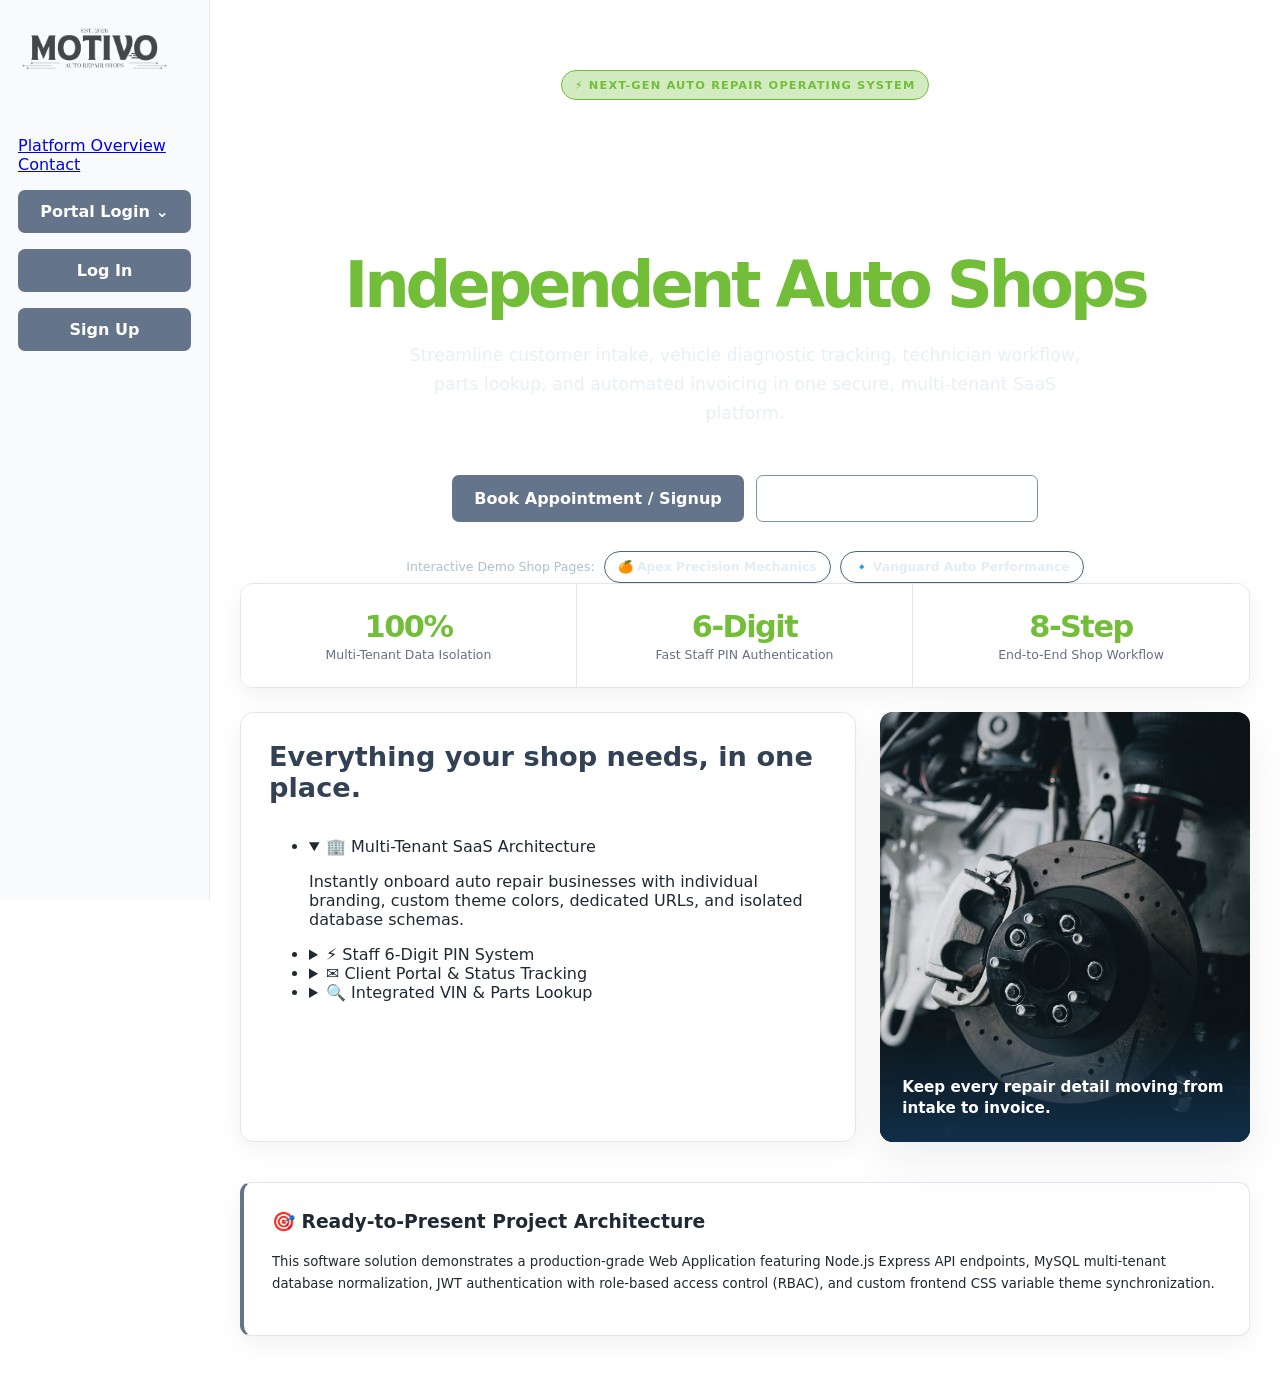
<file: index.html>
<!DOCTYPE html>
<html lang="en">
<head>
  <meta charset="UTF-8">
  <meta name="viewport" content="width=device-width, initial-scale=1.0">
  <title>Apex SaaS | Multi-Tenant Auto Repair Operating System</title>
  <link rel="stylesheet" href="public\styles-reworked.css">
</head>
<body>
  <div class="container">
    
    <div class="header">
      <div class="brand" id="navBrand" onclick="window.location.href='overview.html'"><img class="brand-logo" src="public/images/Motivo-white-word-transparent.png" alt="Motivo"><span id="brandName" hidden>Apex Auto SaaS</span></div>
      <div>
        <a class="nav-btn" href="overview.html">Platform Overview</a>
        <a class="nav-btn" href="contact.html">Contact</a>
        <div class="portal-menu">
          <button class="nav-btn portal-menu-toggle" type="button" aria-expanded="false" aria-controls="portalMenu" onclick="togglePortalMenu(event)">Portal Login <span aria-hidden="true">⌄</span></button>
          <div class="portal-menu-options" id="portalMenu" role="menu">
            <button type="button" role="menuitem" onclick="showScreen('loginSection'); closePortalMenu()">Log In</button>
            <button type="button" role="menuitem" onclick="showScreen('registerSection'); closePortalMenu()">Sign Up</button>
          </div>
        </div>
      </div>
    </div>

    <!-- 1. REGISTRATION -->
    <div id="registerSection" class="card hidden">
      <h2>Create Customer Account</h2>
      <p style="color: var(--text-muted);">Please confirm your shop location and create an account to schedule service.</p>
      <form onsubmit="handleRegister(event)">
        <label>Selected Auto Repair Shop Location</label>
        <select id="reg_company_id" required>
          <option value="">Loading shop locations...</option>
        </select>
        <div class="grid">
          <div><label>First Name</label><input type="text" id="reg_first_name" required /></div>
          <div><label>Last Name</label><input type="text" id="reg_last_name" required /></div>
          <div><label>Phone Number</label><input type="text" id="reg_phone" required /></div>
        </div>
        <div class="grid">
          <div><label>Email Address (Your Login ID)</label><input type="email" id="reg_email" placeholder="e.g. user@domain.com" required /></div>
          <div><label>Username</label><input type="text" id="reg_username" required /></div>
        </div>
        <div><label>Password</label><input type="password" id="reg_password" required /></div>
        <button type="submit">Register Account</button>
      </form>
    </div>

    <!-- 2. LOGIN PAGE -->
    <div id="loginSection" class="card hidden">
      <h2>Portal Login</h2>
      <p style="color:var(--text-muted);">Staff log in using your 6-Digit PIN. Customers log in using your Email Address & Password.</p>
      <form onsubmit="handleLogin(event)">
        <label>Shop Location</label>
        <select id="login_company_id">
          <option value="">-- Auto-Detect Shop by PIN/Account --</option>
        </select>

        <label style="margin-top:12px;">Customer Email / Username OR Staff 6-Digit PIN</label>
        <input type="text" id="login_input" placeholder="e.g. user@domain.com (Customer) or 111111 (Staff PIN)" required />
        
        <label style="margin-top:12px;">Password (Required for Customer Email Login)</label>
        <input type="password" id="password" placeholder="Password for email/username login" />
        
        <button type="submit">Log In</button>
      </form>
    </div>

    <!-- 3. CUSTOMER DASHBOARD -->
    <div id="customerDashboard" class="card hidden">
      <div style="display:flex; justify-content:space-between; align-items:center; margin-bottom:16px;">
        <div>
          <h2>Customer Portal</h2>
          <small class="shop-title-text" id="clientShopBanner"></small>
        </div>
        <div>
          Welcome, <strong id="clientWelcomeName" style="color:var(--primary);"></strong>!
          <button onclick="logout()" class="nav-btn" style="margin-left:12px;">Logout</button>
        </div>
      </div>

      <div class="portal-tab-bar">
        <div id="tab-view-requests" class="portal-tab active" onclick="switchCustomerTab('view-requests')">📋 View Service Requests & Invoices</div>
        <div id="tab-create-request" class="portal-tab" onclick="switchCustomerTab('create-request')">➕ Create New Service Request</div>
        <div id="tab-contact-us" class="portal-tab" onclick="switchCustomerTab('contact-us')">📞 Contact Us & Support</div>
      </div>

      <div id="customerTab-view-requests">
        <div id="statusBadge" style="margin: 12px 0;"></div>
        <div id="invoiceContainer" class="invoice-box">
          <h3>Active Repair Job & Invoicing Details</h3>
          <div id="invoiceContent">Loading records...</div>
        </div>

        <form onsubmit="handleUpdateCustomerProfile(event)" style="margin-top: 24px;">
          <h3>Update Profile & Vehicle Details</h3>
          <div class="grid">
            <div><label>First Name</label><input type="text" id="cust_first_name" required /></div>
            <div><label>Last Name</label><input type="text" id="cust_last_name" required /></div>
            <div><label>Phone Number</label><input type="text" id="cust_phone" required /></div>
          </div>
          <div class="grid">
            <div><label>Email Address</label><input type="email" id="cust_email" required /></div>
            <div><label>VIN Number (17 Digits)</label><input type="text" id="cust_vin" maxlength="17" required /></div>
          </div>
          <div class="grid">
            <div><label>Vehicle Make</label><input type="text" id="cust_make" required /></div>
            <div><label>Vehicle Model</label><input type="text" id="cust_model" required /></div>
            <div><label>Year</label><input type="number" id="cust_year" required /></div>
          </div>
          <label>Reported Problem / Symptoms</label>
          <textarea id="cust_issue" rows="3" required></textarea>
          
          <button type="submit">Save Updated Profile</button>
        </form>
      </div>

      <div id="customerTab-create-request" class="invoice-box hidden">
        <h3>Submit New Vehicle Repair / Maintenance Request</h3>
        <form onsubmit="handleBookAppointment(event)">
          <div class="grid">
            <div><label>VIN Number (17 Digits)</label><input type="text" id="book_vin" maxlength="17" placeholder="e.g. 1FA6P8CF0H1234567" required /></div>
            <div><label>Vehicle Make</label><input type="text" id="book_make" placeholder="e.g. Ford" required /></div>
            <div><label>Vehicle Model</label><input type="text" id="book_model" placeholder="e.g. Mustang" required /></div>
            <div><label>Year</label><input type="number" id="book_year" placeholder="e.g. 2022" required /></div>
          </div>
          <label>Preferred Appointment Date & Time</label>
          <input type="datetime-local" id="book_datetime" required />
          <label>Describe Vehicle Issue / Symptoms</label>
          <textarea id="book_issue" rows="3" placeholder="Describe symptoms..." required></textarea>
          <button type="submit">Submit Service Request</button>
        </form>
      </div>

      <div id="customerTab-contact-us" class="invoice-box hidden">
        <h3>Contact Shop Support</h3>
        <div class="grid" style="margin-top:20px;">
          <div class="feature-card">
            <h4>📍 Service Location</h4>
            <p id="shopAddressText">100 Industrial Parkway, Mechanics Hub</p>
          </div>
          <div class="feature-card">
            <h4>📞 Phone Support</h4>
            <p>(555) 019-2834</p>
          </div>
        </div>
      </div>
    </div>

    <!-- 4. EMPLOYEE & MANAGER DASHBOARD -->
    <div id="employeeDashboard" class="card hidden">
      <div style="display:flex; justify-content:space-between; align-items:center;">
        <div>
          <h2>Shop Operations Portal</h2>
          <small class="shop-title-text" style="font-size:1.05rem;" id="empShopBanner"></small>
        </div>
        <div>User: <span id="userRoleBadge" class="badge"></span> <button onclick="logout()" class="nav-btn">Logout</button></div>
      </div>

      <div id="managerControlPanel" class="invoice-box hidden" style="margin-bottom:24px;">
        <h3 class="shop-title-text">👑 Manager Dashboard: Staff PIN & Role Manager</h3>
        <p style="color:var(--text-muted); font-size:0.9rem;">Create staff profiles, assign 6-digit login PINs, and update employee roles for this shop.</p>
        
        <form onsubmit="handleCreateEmployee(event)" style="margin-bottom:20px;">
          <h4>Add New Employee Profile</h4>
          <div class="grid">
            <div><label>Employee Name / Username</label><input type="text" id="new_emp_username" placeholder="e.g. john_tech" required /></div>
            <div><label>Employee Email (Optional)</label><input type="email" id="new_emp_email" placeholder="john@apex.com" /></div>
            <div><label>Assign 6-Digit PIN</label><input type="text" id="new_emp_pin" maxlength="6" placeholder="e.g. 654321" required /></div>
            <div>
              <label>Assign Role</label>
              <select id="new_emp_role" required>
                <option value="service_advisor">Service Advisor</option>
                <option value="technician">Technician</option>
                <option value="billing">Billing Clerk</option>
                <option value="manager">Manager</option>
              </select>
            </div>
          </div>
          <button type="submit" style="width:auto; padding:10px 20px;">Create Employee Profile</button>
        </form>

        <h4>Assigned Employee Roster & PIN Codes</h4>
        <table class="staff-table">
          <thead>
            <tr>
              <th>ID</th>
              <th>Username</th>
              <th>Email</th>
              <th>6-Digit PIN Code</th>
              <th>Role</th>
              <th>Action</th>
            </tr>
          </thead>
          <tbody id="employeeRosterBody">
            <tr><td colspan="6">Loading employee records...</td></tr>
          </tbody>
        </table>
      </div>

      <label class="shop-title-text" style="font-size:1rem;">Select Customer (Auto-fills Customer & Vehicle Data)</label>
      <select id="customerSelector" onchange="autoFillCustomerData()">
        <option value="">-- Choose Existing Customer Record --</option>
      </select>

      <label>Active Repair Job ID</label>
      <input type="number" id="activeJobId" value="1" />

      <div class="workflow-bar" style="margin-top:16px;">
        <div id="btn-customer" class="step-card" onclick="showDept('customer')">1. Customer</div>
        <div id="btn-vehicle" class="step-card" onclick="showDept('vehicle')">2. Vehicle</div>
        <div id="btn-appointment" class="step-card" onclick="showDept('appointment')">3. Appointment</div>
        <div id="btn-repair_order" class="step-card" onclick="showDept('repair_order')">4. Repair Order</div>
        <div id="btn-parts_labor" class="step-card" onclick="showDept('parts_labor')">5. Parts + Labor</div>
        <div id="btn-estimate" class="step-card" onclick="showDept('estimate')">6. Estimate</div>
        <div id="btn-repair" class="step-card" onclick="showDept('repair')">7. Repair</div>
        <div id="btn-invoice" class="step-card" onclick="showDept('invoice')">8. Invoice</div>
      </div>

      <form id="deptForm" onsubmit="submitDepartment(event)">
        <h3 id="deptTitle">Department Action</h3>
        <div id="formFields">Select a department above</div>
        <button type="submit">Save Department Record</button>
      </form>
    </div>

  </div>

  <script>
    let activeDept = 'customer';
    let loadedCustomerList = [];
    let currentShop = null;

    const ROLE_MAP = {
      service_advisor: ['customer', 'vehicle', 'appointment', 'repair_order', 'estimate'],
      technician: ['parts_labor', 'repair'],
      billing: ['estimate', 'invoice'],
      manager: ['customer', 'vehicle', 'appointment', 'repair_order', 'parts_labor', 'estimate', 'repair', 'invoice']
    };

    const DEPT_FIELDS = {
      customer: '<input name="first_name" id="field_first_name" placeholder="First Name" required/><input name="last_name" id="field_last_name" placeholder="Last Name" required/><input name="phone" id="field_phone" placeholder="Phone Number" required/>',
      vehicle: '<input name="vin" id="field_vin" maxlength="17" placeholder="Any 17-Digit VIN Number" required/><button type="button" onclick="lookupVinOnline()" style="margin-bottom:8px;">Search / Decode Any VIN Online</button><input name="make" id="field_make" placeholder="Make" required/><input name="model" id="field_model" placeholder="Model" required/><input name="year" id="field_year" type="number" placeholder="Year" required/>',
      appointment: '<input name="scheduled_datetime" type="datetime-local" required/><input name="service_advisor" placeholder="Service Advisor"/>',
      repair_order: '<input name="ro_number" placeholder="RO Number" required/><textarea name="issue_description" placeholder="Issue Description" required></textarea>',
      parts_labor: '<select name="item_type"><option value="Part">Part</option><option value="Labor">Labor</option></select><select id="part_desc_select" onchange="autoFillPartName()"><option value="">-- Choose Common Vehicle Replacement Part --</option><option value="Front Brake Rotors & Pads">Front Brake Rotors & Pads</option><option value="Engine Spark Plugs Set">Engine Spark Plugs Set</option><option value="High Performance Alternator">High Performance Alternator</option><option value="Synthetic Oil Filter">Synthetic Oil Filter</option></select><input name="description" id="part_desc" placeholder="Part Description" required/><button type="button" onclick="checkLivePartsPrice()" style="margin-bottom:8px;">Lookup Price For This Vehicle</button><input name="unit_cost" id="part_cost" type="number" step="0.01" placeholder="Cost ($)" required/>',
      estimate: '<input name="estimated_total" type="number" step="0.01" placeholder="Estimated Total ($)" required/>',
      repair: '<textarea name="work_summary" placeholder="Summary of performed repairs" required></textarea>',
      invoice: '<input name="invoice_number" placeholder="Invoice #" required/><input name="subtotal" type="number" step="0.01" placeholder="Subtotal ($)" required/><input name="total_amount" type="number" step="0.01" placeholder="Total ($)" required/>'
    };

    function applyShopThemeColor(colorHex) {
      if (colorHex) {
        document.documentElement.style.setProperty('--primary', colorHex);
        
        let hoverColor = colorHex;
        if (colorHex === '#3b82f6') hoverColor = '#2563eb';
        if (colorHex === '#f97316') hoverColor = '#ea580c';
        document.documentElement.style.setProperty('--primary-hover', hoverColor);
      }
    }

    async function loadShopLandingContext() {
      const slug = window.location.pathname.replace('/', '').trim();
      if (!slug) return loadCompaniesDropdown();

      const res = await fetch(`/api/companies/${slug}`);
      if (!res.ok) return loadCompaniesDropdown();

      currentShop = await res.json();

      document.getElementById('brandName').textContent = currentShop.company_name;
      document.getElementById('heroTitle').innerHTML = `${currentShop.company_name} <span>Portal</span>`;
      document.getElementById('heroSubtitle').textContent = currentShop.hero_text || currentShop.tagline;

      applyShopThemeColor(currentShop.primary_color);

      await loadCompaniesDropdown();
      if (currentShop) {
        document.getElementById('reg_company_id').value = currentShop.id;
        document.getElementById('login_company_id').value = currentShop.id;
      }
    }

    async function loadCompaniesDropdown() {
      const res = await fetch('/api/companies');
      if (!res.ok) return;
      const companies = await res.json();
      
      const regSelect = document.getElementById('reg_company_id');
      const loginSelect = document.getElementById('login_company_id');
      
      const optionsHtml = companies.map(c => `<option value="${c.id}">${c.company_name}</option>`).join('');
      
      if (regSelect) regSelect.innerHTML = optionsHtml;
      if (loginSelect) loginSelect.innerHTML = '<option value="">-- Auto-Detect Shop by PIN/Account --</option>' + optionsHtml;

      if (currentShop) {
        if (regSelect) regSelect.value = currentShop.id;
        if (loginSelect) loginSelect.value = currentShop.id;
      }
    }

    function showScreen(screenId) {
      closePortalMenu();
      document.getElementById('registerSection').classList.add('hidden');
      document.getElementById('loginSection').classList.add('hidden');
      document.getElementById('customerDashboard').classList.add('hidden');
      document.getElementById('employeeDashboard').classList.add('hidden');
      document.getElementById(screenId).classList.remove('hidden');
    }

    function togglePortalMenu(event) {
      event.stopPropagation();
      const menu = document.getElementById('portalMenu');
      const toggle = document.querySelector('.portal-menu-toggle');
      const isOpen = menu.classList.toggle('open');
      toggle.setAttribute('aria-expanded', String(isOpen));
    }

    function closePortalMenu() {
      const menu = document.getElementById('portalMenu');
      const toggle = document.querySelector('.portal-menu-toggle');
      if (!menu || !toggle) return;
      menu.classList.remove('open');
      toggle.setAttribute('aria-expanded', 'false');
    }

    document.addEventListener('click', closePortalMenu);
    document.addEventListener('keydown', event => {
      if (event.key === 'Escape') closePortalMenu();
    });

    function switchCustomerTab(tabName) {
      document.getElementById('customerTab-view-requests').classList.add('hidden');
      document.getElementById('customerTab-create-request').classList.add('hidden');
      document.getElementById('customerTab-contact-us').classList.add('hidden');

      document.querySelectorAll('.portal-tab').forEach(el => el.classList.remove('active'));

      document.getElementById(`customerTab-${tabName}`).classList.remove('hidden');
      document.getElementById(`tab-${tabName}`).classList.add('active');
    }

    async function handleLogin(e) {
      e.preventDefault();
      const company_id = document.getElementById('login_company_id').value;
      const login_input = document.getElementById('login_input').value;
      const password = document.getElementById('password').value;

      const res = await fetch('/api/login', {
        method: 'POST',
        headers: { 'Content-Type': 'application/json' },
        body: JSON.stringify({ company_id, login_input, password })
      });
      const data = await res.json();
      if (!res.ok) return alert(data.error);

      localStorage.setItem('token', data.token);
      localStorage.setItem('role', data.role);
      localStorage.setItem('username', data.username);
      localStorage.setItem('company_name', data.company_name);
      localStorage.setItem('primary_color', data.primary_color || '#f97316');
      
      renderDashboard();
    }

    async function loadManagerStaffTable() {
      const res = await fetch('/api/manager/employees', {
        headers: { 'Authorization': `Bearer ${localStorage.getItem('token')}` }
      });
      if (!res.ok) return;

      const employees = await res.json();
      const tbody = document.getElementById('employeeRosterBody');
      tbody.innerHTML = employees.map(emp => `
        <tr>
          <td>${emp.id}</td>
          <td><strong>${emp.username}</strong></td>
          <td>${emp.email || 'N/A'}</td>
          <td><input type="text" id="pin_${emp.id}" value="${emp.pin_code || ''}" maxlength="6" style="width:100px; padding:6px;" /></td>
          <td>
            <select id="role_${emp.id}" style="padding:6px;">
              <option value="manager" ${emp.role === 'manager' ? 'selected' : ''}>Manager</option>
              <option value="service_advisor" ${emp.role === 'service_advisor' ? 'selected' : ''}>Service Advisor</option>
              <option value="technician" ${emp.role === 'technician' ? 'selected' : ''}>Technician</option>
              <option value="billing" ${emp.role === 'billing' ? 'selected' : ''}>Billing Clerk</option>
            </select>
          </td>
          <td>
            <button onclick="saveEmployeeChanges(${emp.id})" style="margin:0; padding:6px 12px; font-size:0.8rem;">Save PIN & Role</button>
          </td>
        </tr>
      `).join('');
    }

    async function handleCreateEmployee(e) {
      e.preventDefault();
      const payload = {
        username: document.getElementById('new_emp_username').value,
        email: document.getElementById('new_emp_email').value,
        pin_code: document.getElementById('new_emp_pin').value,
        role: document.getElementById('new_emp_role').value
      };

      const res = await fetch('/api/manager/create-employee', {
        method: 'POST',
        headers: { 
          'Content-Type': 'application/json',
          'Authorization': `Bearer ${localStorage.getItem('token')}`
        },
        body: JSON.stringify(payload)
      });

      const data = await res.json();
      if (res.ok) {
        alert(data.message);
        e.target.reset();
        loadManagerStaffTable();
      } else {
        alert('Error: ' + data.error);
      }
    }

    async function saveEmployeeChanges(empId) {
      const pin_code = document.getElementById(`pin_${empId}`).value;
      const role = document.getElementById(`role_${empId}`).value;

      const res = await fetch('/api/manager/update-employee', {
        method: 'PUT',
        headers: { 
          'Content-Type': 'application/json',
          'Authorization': `Bearer ${localStorage.getItem('token')}`
        },
        body: JSON.stringify({ id: empId, pin_code, role })
      });

      const data = await res.json();
      if (res.ok) {
        alert(data.message);
        loadManagerStaffTable();
      } else {
        alert('Error: ' + data.error);
      }
    }

    async function lookupVinOnline() {
      const vin = document.getElementById('field_vin').value;
      if (!vin || vin.length !== 17) return alert('Enter any valid 17-digit VIN number');

      const res = await fetch(`/api/vehicle/vin-lookup/${vin}`, {
        headers: { 'Authorization': `Bearer ${localStorage.getItem('token')}` }
      });
      const data = await res.json();
      if (res.ok) {
        document.getElementById('field_make').value = data.make;
        document.getElementById('field_model').value = data.model;
        document.getElementById('field_year').value = data.year;
        alert(`Decoded VIN (${data.vin}): ${data.year} ${data.make} ${data.model}`);
      } else {
        alert('VIN Lookup Error: ' + data.error);
      }
    }

    function autoFillPartName() {
      const val = document.getElementById('part_desc_select').value;
      if (val) document.getElementById('part_desc').value = val;
    }

    async function checkLivePartsPrice() {
      const desc = document.getElementById('part_desc').value;
      const jobId = document.getElementById('activeJobId').value;
      if (!desc) return alert('Enter a part description first');

      const res = await fetch(`/api/parts/catalog-lookup?jobId=${jobId}&partName=${encodeURIComponent(desc)}`, {
        headers: { 'Authorization': `Bearer ${localStorage.getItem('token')}` }
      });
      const data = await res.json();
      if (res.ok) {
        document.getElementById('part_cost').value = data.market_price;
        alert(`Online Price for ${data.vehicle}: $${data.market_price}`);
      }
    }

    async function handleRegister(e) {
      e.preventDefault();
      const payload = {
        company_id: document.getElementById('reg_company_id').value,
        first_name: document.getElementById('reg_first_name').value,
        last_name: document.getElementById('reg_last_name').value,
        phone: document.getElementById('reg_phone').value,
        email: document.getElementById('reg_email').value,
        username: document.getElementById('reg_username').value,
        password: document.getElementById('reg_password').value
      };

      const res = await fetch('/api/register', {
        method: 'POST',
        headers: { 'Content-Type': 'application/json' },
        body: JSON.stringify(payload)
      });

      const data = await res.json();
      if (res.ok) {
        alert(data.message);
        showScreen('loginSection');
      } else {
        alert('Error: ' + data.error);
      }
    }

    async function handleBookAppointment(e) {
      e.preventDefault();
      const vin = document.getElementById('book_vin').value;
      if (vin.length !== 17) return alert('VIN must be exactly 17 digits');

      const payload = {
        vin: vin,
        make: document.getElementById('book_make').value,
        model: document.getElementById('book_model').value,
        year: document.getElementById('book_year').value,
        scheduled_datetime: document.getElementById('book_datetime').value,
        issue_description: document.getElementById('book_issue').value
      };

      const res = await fetch('/api/customer/request-appointment', {
        method: 'POST',
        headers: { 
          'Content-Type': 'application/json',
          'Authorization': `Bearer ${localStorage.getItem('token')}`
        },
        body: JSON.stringify(payload)
      });

      const data = await res.json();
      if (res.ok) {
        alert(data.message);
        switchCustomerTab('view-requests');
        loadCustomerProfile();
      } else {
        alert('Error: ' + data.error);
      }
    }

    async function loadCustomerProfile() {
      const res = await fetch('/api/customer/my-repair', {
        headers: { 'Authorization': `Bearer ${localStorage.getItem('token')}` }
      });
      const data = await res.json();
      
      document.getElementById('clientShopBanner').textContent = `Shop: ${localStorage.getItem('company_name') || ''}`;
      document.getElementById('clientWelcomeName').textContent = data.customer.first_name ? `${data.customer.first_name} ${data.customer.last_name}` : localStorage.getItem('username');
      document.getElementById('statusBadge').innerHTML = `Current Service Status: <span class="badge">${data.status}</span>`;
      document.getElementById('cust_first_name').value = data.customer.first_name || '';
      document.getElementById('cust_last_name').value = data.customer.last_name || '';
      document.getElementById('cust_phone').value = data.customer.phone || '';
      document.getElementById('cust_email').value = data.customer.email || '';
      document.getElementById('cust_vin').value = data.vehicle.vin || '';
      document.getElementById('cust_make').value = data.vehicle.make || '';
      document.getElementById('cust_model').value = data.vehicle.model || '';
      document.getElementById('cust_year').value = data.vehicle.year || '';
      document.getElementById('cust_issue').value = data.repairOrder.issue_description || '';

      let apptText = data.appointment.scheduled_datetime ? new Date(data.appointment.scheduled_datetime).toLocaleString() : 'No appointment scheduled yet.';

      if (data.invoice) {
        document.getElementById('invoiceContent').innerHTML = `
          <p><strong>Scheduled Appointment:</strong> ${apptText}</p>
          <p><strong>Invoice Number:</strong> ${data.invoice.invoice_number}</p>
          <p><strong>Work Summary:</strong> ${data.repairExec.work_summary || 'Service in progress.'}</p>
          <div style="margin-top:16px; font-size:1.1rem;">
            <strong>Total Due:</strong> <span style="color:var(--primary); font-weight:bold;">$${parseFloat(data.invoice.total_amount).toFixed(2)}</span>
            <span class="badge" style="margin-left:10px;">${data.invoice.payment_status || 'Unpaid'}</span>
          </div>
        `;
      } else {
        document.getElementById('invoiceContent').innerHTML = `
          <p><strong>Scheduled Appointment:</strong> ${apptText}</p>
          <p style="color:var(--text-muted);">No invoice generated yet.</p>
        `;
      }
    }

    async function handleUpdateCustomerProfile(e) {
      e.preventDefault();
      const vin = document.getElementById('cust_vin').value;
      if (vin.length !== 17) return alert('VIN must be exactly 17 digits');

      const payload = {
        first_name: document.getElementById('cust_first_name').value,
        last_name: document.getElementById('cust_last_name').value,
        phone: document.getElementById('cust_phone').value,
        email: document.getElementById('cust_email').value,
        vin: vin,
        make: document.getElementById('cust_make').value,
        model: document.getElementById('cust_model').value,
        year: document.getElementById('cust_year').value,
        issue_description: document.getElementById('cust_issue').value
      };

      const res = await fetch('/api/customer/update-profile', {
        method: 'PUT',
        headers: { 
          'Content-Type': 'application/json',
          'Authorization': `Bearer ${localStorage.getItem('token')}`
        },
        body: JSON.stringify(payload)
      });

      const data = await res.json();
      if (res.ok) {
        alert(data.message);
      } else {
        alert('Error: ' + data.error);
      }
    }

    async function fetchCustomerList() {
      const res = await fetch('/api/customers/list', {
        headers: { 'Authorization': `Bearer ${localStorage.getItem('token')}` }
      });
      if (!res.ok) return;
      
      loadedCustomerList = await res.json();
      const select = document.getElementById('customerSelector');
      select.innerHTML = '<option value="">-- Choose Existing Customer Record --</option>' + 
        loadedCustomerList.map(c => `<option value="${c.repair_job_id}">Job #${c.repair_job_id} - ${c.first_name} ${c.last_name} (${c.year || ''} ${c.make || ''} ${c.model || ''})</option>`).join('');
    }

    function autoFillCustomerData() {
      const jobId = document.getElementById('customerSelector').value;
      if (!jobId) return;

      document.getElementById('activeJobId').value = jobId;
      const customer = loadedCustomerList.find(c => c.repair_job_id == jobId);
      if (!customer) return;

      if (activeDept === 'customer') {
        if (document.getElementById('field_first_name')) document.getElementById('field_first_name').value = customer.first_name || '';
        if (document.getElementById('field_last_name')) document.getElementById('field_last_name').value = customer.last_name || '';
        if (document.getElementById('field_phone')) document.getElementById('field_phone').value = customer.phone || '';
      } else if (activeDept === 'vehicle') {
        if (document.getElementById('field_vin')) document.getElementById('field_vin').value = customer.vin || '';
        if (document.getElementById('field_make')) document.getElementById('field_make').value = customer.make || '';
        if (document.getElementById('field_model')) document.getElementById('field_model').value = customer.model || '';
        if (document.getElementById('field_year')) document.getElementById('field_year').value = customer.year || '';
      }
    }

    function applyRolePermissions(role) {
      const allowedDepts = ROLE_MAP[role] || [];
      const allDepts = ['customer', 'vehicle', 'appointment', 'repair_order', 'parts_labor', 'estimate', 'repair', 'invoice'];

      allDepts.forEach(dept => {
        const btn = document.getElementById(`btn-${dept}`);
        if (btn) {
          if (allowedDepts.includes(dept)) {
            btn.classList.remove('hidden');
          } else {
            btn.classList.add('hidden');
          }
        }
      });

      if (allowedDepts.length > 0) {
        showDept(allowedDepts[0]);
      }
    }

    function renderDashboard() {
      const token = localStorage.getItem('token');
      const role = localStorage.getItem('role');
      const primaryColor = localStorage.getItem('primary_color');

      if (primaryColor) {
        applyShopThemeColor(primaryColor);
      }

      if (!token) {
        const requestedScreen = new URLSearchParams(window.location.search).get('screen');
        if (requestedScreen === 'loginSection' || requestedScreen === 'registerSection') {
          showScreen(requestedScreen);
          loadCompaniesDropdown();
        } else {
          window.location.href = 'overview.html';
        }
        return;
      }

      if (role === 'customer') {
        showScreen('customerDashboard');
        switchCustomerTab('view-requests');
        loadCustomerProfile();
      } else {
        showScreen('employeeDashboard');
        document.getElementById('empShopBanner').textContent = `Shop: ${localStorage.getItem('company_name') || ''}`;
        document.getElementById('userRoleBadge').textContent = `${localStorage.getItem('username')} (${role})`;
        
        if (role === 'manager') {
          document.getElementById('managerControlPanel').classList.remove('hidden');
          loadManagerStaffTable();
        } else {
          document.getElementById('managerControlPanel').classList.add('hidden');
        }

        fetchCustomerList();
        applyRolePermissions(role);
      }
    }

    function showDept(dept) {
      activeDept = dept;
      document.querySelectorAll('.step-card').forEach(el => el.classList.remove('active'));
      const activeBtn = document.getElementById(`btn-${dept}`);
      if (activeBtn) activeBtn.classList.add('active');

      document.getElementById('deptTitle').textContent = `Department: ${dept.replace('_', ' ').toUpperCase()}`;
      document.getElementById('formFields').innerHTML = DEPT_FIELDS[dept] || '';
      autoFillCustomerData();
    }

    async function submitDepartment(e) {
      e.preventDefault();
      const jobId = document.getElementById('activeJobId').value;
      const formData = new FormData(e.target);
      const payload = { repair_job_id: jobId };
      formData.forEach((val, key) => payload[key] = val);

      const res = await fetch(`/api/department/${activeDept}`, {
        method: 'POST',
        headers: { 
          'Content-Type': 'application/json',
          'Authorization': `Bearer ${localStorage.getItem('token')}`
        },
        body: JSON.stringify(payload)
      });

      const data = await res.json();
      if (res.ok) {
        alert('Record saved!');
        e.target.reset();
        fetchCustomerList();
        showDept(activeDept);
      } else {
        alert('Access Denied: ' + data.error);
      }
    }

    function logout() {
      localStorage.clear();
      renderDashboard();
    }

    renderDashboard();
  </script>
</body>
</html>
</file>
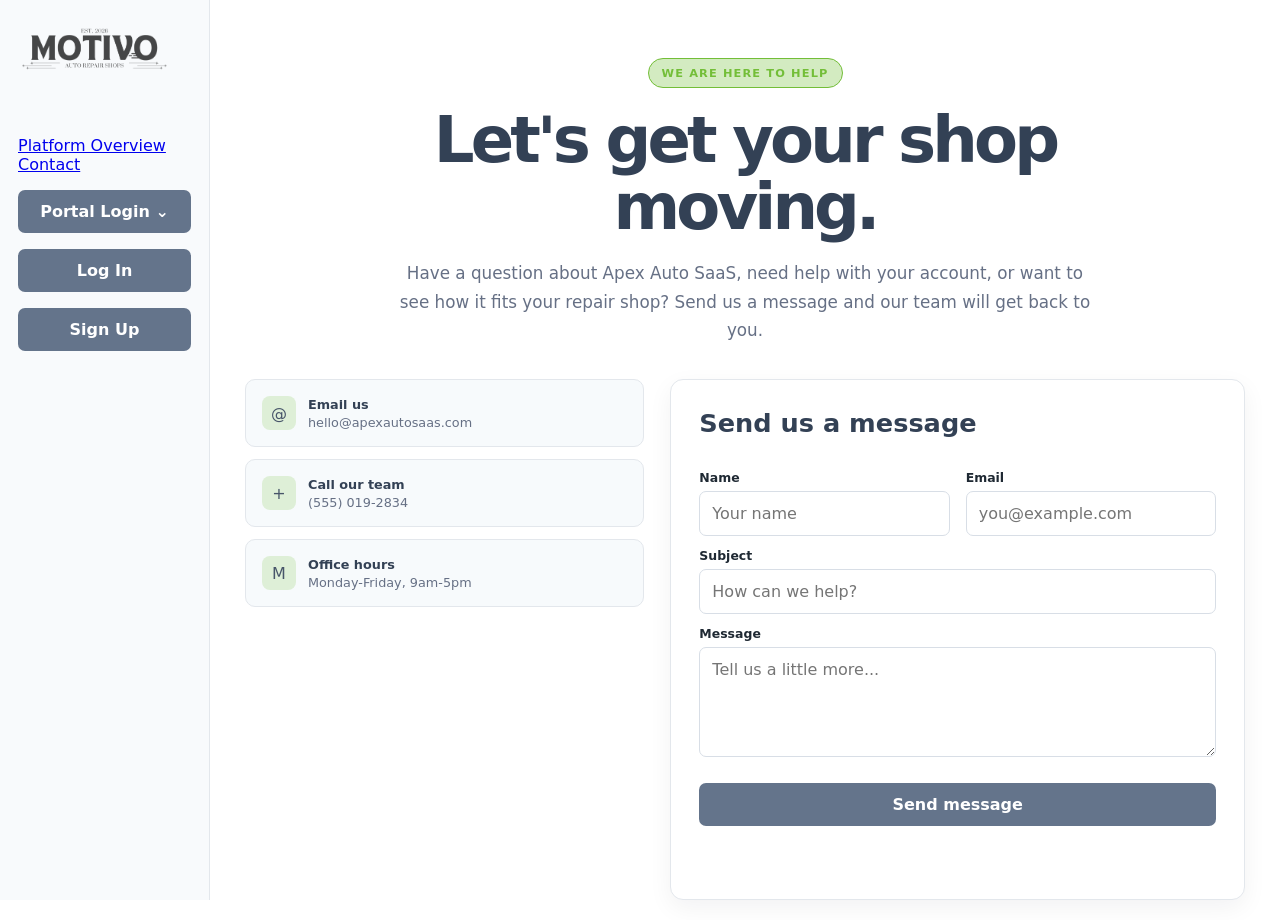
<file: contact.html>
<!DOCTYPE html>
<html lang="en">
<head>
	<meta charset="UTF-8">
	<meta name="viewport" content="width=device-width, initial-scale=1.0">
	<title>Contact Apex SaaS</title>
	<link rel="stylesheet" href="public/styles-reworked.css">
</head>
<body>
	<div class="container">
		<header class="header">
			<div class="brand" id="navBrand" onclick="window.location.href='overview.html'"><img class="brand-logo" src="public/images/Motivo-white-word-transparent.png" alt="Motivo"><span id="brandName" hidden>Apex Auto SaaS</span></div>
			<div>
				<a class="nav-btn" href="overview.html">Platform Overview</a>
				<a class="nav-btn" href="contact.html">Contact</a>
				<div class="portal-menu">
					<button class="nav-btn portal-menu-toggle" type="button" aria-expanded="false" aria-controls="portalMenu" onclick="togglePortalMenu(event)">Portal Login <span aria-hidden="true">⌄</span></button>
					<div class="portal-menu-options" id="portalMenu" role="menu">
						<button type="button" role="menuitem" onclick="window.location.href='index.html'">Log In</button>
						<button type="button" role="menuitem" onclick="window.location.href='index.html'">Sign Up</button>
					</div>
				</div>
			</div>
		</header>

		<main class="contact-page">
			<section class="contact-intro">
				<span class="marketing-pill">We are here to help</span>
				<h1>Let&apos;s get your shop moving.</h1>
				<p>Have a question about Apex Auto SaaS, need help with your account, or want to see how it fits your repair shop? Send us a message and our team will get back to you.</p>
			</section>

			<section class="contact-layout" aria-label="Contact information and message form">
				<div class="contact-details">
					<div class="contact-detail">
						<span class="contact-icon" aria-hidden="true">@</span>
						<div><strong>Email us</strong><a href="mailto:hello@apexautosaas.com">hello@apexautosaas.com</a></div>
					</div>
					<div class="contact-detail">
						<span class="contact-icon" aria-hidden="true">+</span>
						<div><strong>Call our team</strong><a href="tel:+15550192834">(555) 019-2834</a></div>
					</div>
					<div class="contact-detail">
						<span class="contact-icon" aria-hidden="true">M</span>
						<div><strong>Office hours</strong><span>Monday-Friday, 9am-5pm</span></div>
					</div>
				</div>

				<form class="contact-form" id="contactForm">
					<h2>Send us a message</h2>
					<div class="contact-form-grid">
						<div><label for="contactName">Name</label><input id="contactName" name="name" type="text" placeholder="Your name" required></div>
						<div><label for="contactEmail">Email</label><input id="contactEmail" name="email" type="email" placeholder="you@example.com" required></div>
					</div>
					<label for="contactSubject">Subject</label>
					<input id="contactSubject" name="subject" type="text" placeholder="How can we help?" required>
					<label for="contactMessage">Message</label>
					<textarea id="contactMessage" name="message" placeholder="Tell us a little more..." required></textarea>
					<button type="submit">Send message</button>
					<p class="form-status" id="formStatus" role="status" aria-live="polite"></p>
				</form>
			</section>
		</main>
	</div>

	<script>
		function togglePortalMenu(event) {
			event.stopPropagation();
			const menu = document.getElementById('portalMenu');
			const toggle = document.querySelector('.portal-menu-toggle');
			const isOpen = menu.classList.toggle('open');
			toggle.setAttribute('aria-expanded', String(isOpen));
		}

		function closePortalMenu() {
			const menu = document.getElementById('portalMenu');
			const toggle = document.querySelector('.portal-menu-toggle');
			menu.classList.remove('open');
			toggle.setAttribute('aria-expanded', 'false');
		}

		document.addEventListener('click', closePortalMenu);
		document.addEventListener('keydown', event => {
			if (event.key === 'Escape') closePortalMenu();
		});

		document.getElementById('contactForm').addEventListener('submit', event => {
			event.preventDefault();
			document.getElementById('formStatus').textContent = 'Thanks! Your message is ready to be sent to our team.';
			event.target.reset();
		});
	</script>
</body>
</html>
</file>
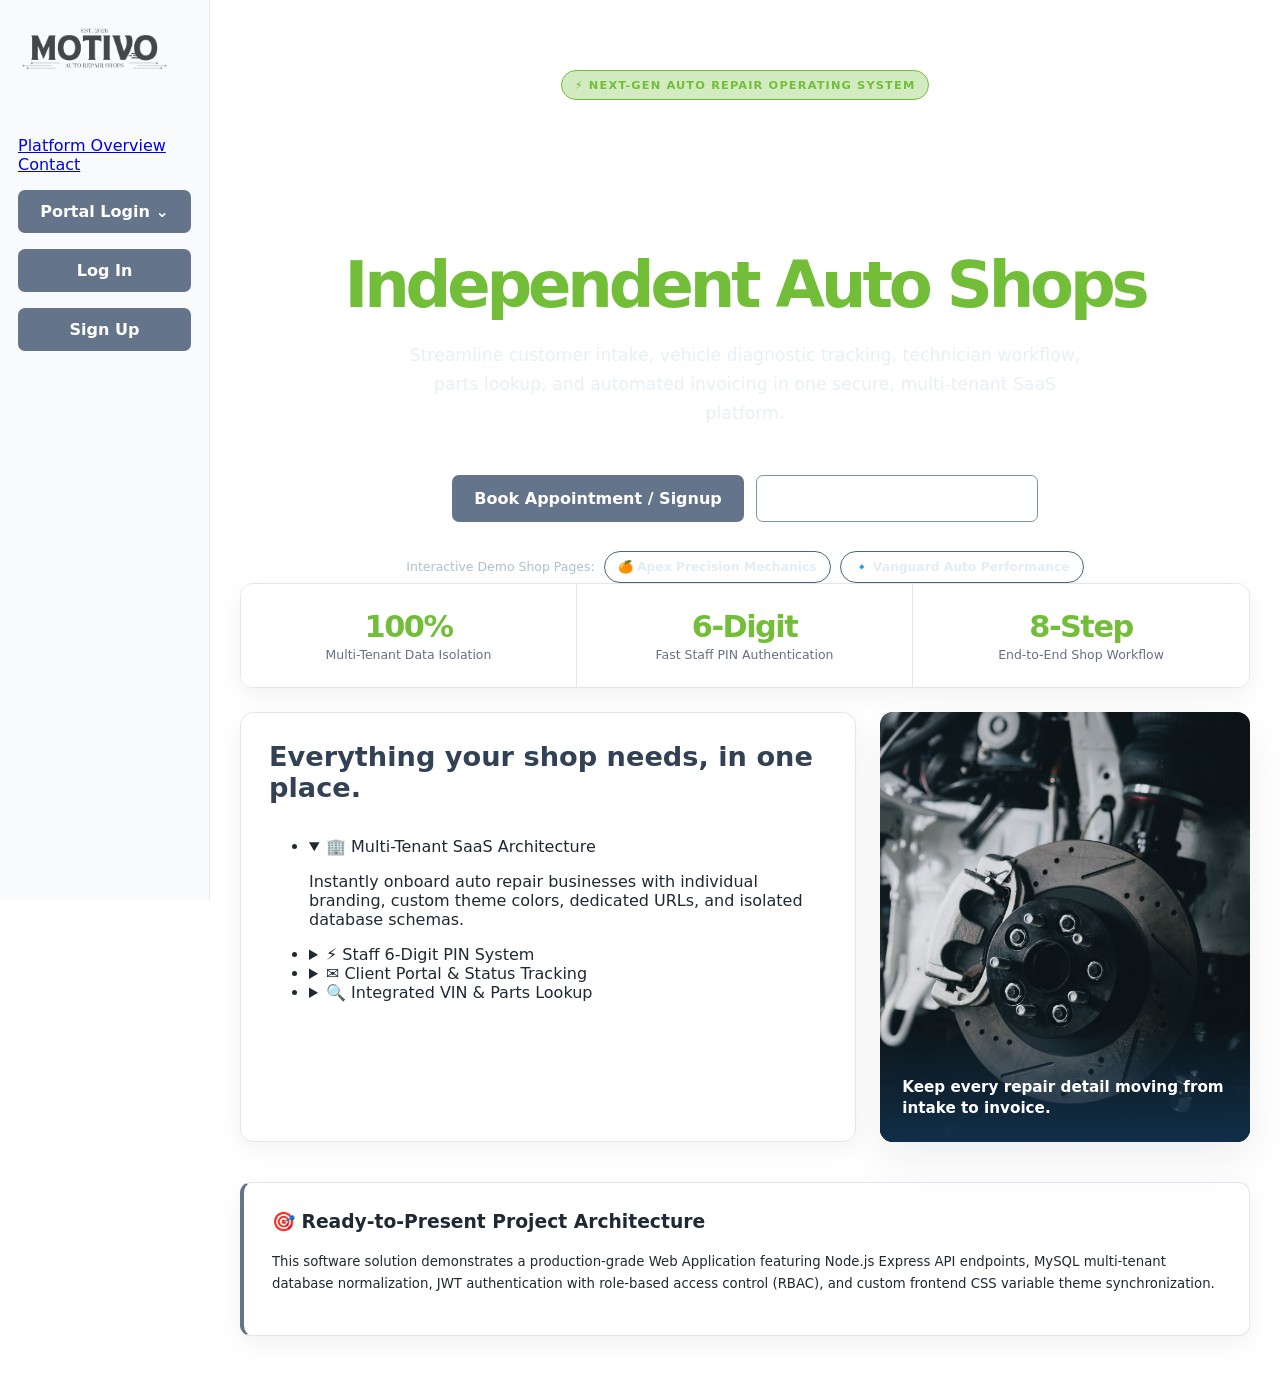
<file: overview.html>
<!DOCTYPE html>
<html lang="en">
<head>
  <meta charset="UTF-8">
  <meta name="viewport" content="width=device-width, initial-scale=1.0">
  <title>Apex SaaS | Platform Overview</title>
  <link rel="stylesheet" href="public/styles-reworked.css">
</head>
<body>
  <div class="container">
    <header class="header">
      <div class="brand" onclick="window.location.href='overview.html'"><img class="brand-logo" src="public/images/Motivo-white-word-transparent.png" alt="Motivo"></div>
      <div>
        <a class="nav-btn" href="overview.html">Platform Overview</a>
        <a class="nav-btn" href="contact.html">Contact</a>
        <div class="portal-menu">
          <button class="nav-btn portal-menu-toggle" type="button" aria-expanded="false" aria-controls="portalMenu" onclick="togglePortalMenu(event)">Portal Login <span aria-hidden="true">⌄</span></button>
          <div class="portal-menu-options" id="portalMenu" role="menu">
            <button type="button" role="menuitem" onclick="window.location.href='index.html?screen=loginSection'">Log In</button>
            <button type="button" role="menuitem" onclick="window.location.href='index.html?screen=registerSection'">Sign Up</button>
          </div>
        </div>
      </div>
    </header>

    <main id="landingSection">
      <section class="hero">
        <div class="marketing-pill">⚡ Next-Gen Auto Repair Operating System</div>
        <h1>Cloud-Native Management Built for <span>Independent Auto Shops</span></h1>
        <p>Streamline customer intake, vehicle diagnostic tracking, technician workflow, parts lookup, and automated invoicing in one secure, multi-tenant SaaS platform.</p>
        <div style="display:flex; justify-content:center; gap:12px; flex-wrap:wrap;">
          <button style="width:auto; padding:12px 24px;" onclick="window.location.href='index.html?screen=registerSection'">Book Appointment / Signup</button>
          <button style="width:auto; padding:12px 24px; background:transparent; border:1px solid var(--primary);" onclick="window.location.href='index.html?screen=loginSection'">Staff &amp; Client Portal Login</button>
        </div>
        <div class="shop-switcher">
          <span>Interactive Demo Shop Pages:</span>
          <a href="/apex-mechanics" class="shop-chip">🍊 Apex Precision Mechanics</a>
          <a href="/vanguard-auto" class="shop-chip">🔹 Vanguard Auto Performance</a>
        </div>
      </section>

      <section class="marketing-stat-grid">
        <div class="stat-box"><div class="stat-number">100%</div><div class="stat-label">Multi-Tenant Data Isolation</div></div>
        <div class="stat-box"><div class="stat-number">6-Digit</div><div class="stat-label">Fast Staff PIN Authentication</div></div>
        <div class="stat-box"><div class="stat-number">8-Step</div><div class="stat-label">End-to-End Shop Workflow</div></div>
      </section>

      <div class="overview-feature-row">
        <section class="overview-features" aria-label="Platform features">
          <h2>Everything your shop needs, in one place.</h2>
          <ul class="feature-list">
            <li><details open><summary><span aria-hidden="true">🏢</span> Multi-Tenant SaaS Architecture</summary><p>Instantly onboard auto repair businesses with individual branding, custom theme colors, dedicated URLs, and isolated database schemas.</p></details></li>
            <li><details><summary><span aria-hidden="true">⚡</span> Staff 6-Digit PIN System</summary><p>Technicians and service advisors log in within seconds via shop-assigned PINs, eliminating complex passwords on the shop floor.</p></details></li>
            <li><details><summary><span aria-hidden="true">✉️</span> Client Portal &amp; Status Tracking</summary><p>Vehicle owners receive live job status updates, view digital repair estimates, and review transparent invoices from any device.</p></details></li>
            <li><details><summary><span aria-hidden="true">🔍</span> Integrated VIN &amp; Parts Lookup</summary><p>Automated 17-digit VIN decoding matches vehicle makes and models with real-time market pricing for parts and labor billing.</p></details></li>
          </ul>
        </section>
        <figure class="overview-feature-image">
          <img src="images/Disk-Break.jpg" alt="Brake disc and caliper from an auto repair shop">
          <figcaption>Keep every repair detail moving from intake to invoice.</figcaption>
        </figure>
      </div>

      <section class="card" style="border-left: 4px solid var(--primary);">
        <h3 style="margin-top:0; color:var(--primary);">🎯 Ready-to-Present Project Architecture</h3>
        <p style="color:var(--text-muted); margin-bottom:12px;">This software solution demonstrates a production-grade Web Application featuring Node.js Express API endpoints, MySQL multi-tenant database normalization, JWT authentication with role-based access control (RBAC), and custom frontend CSS variable theme synchronization.</p>
      </section>
    </main>
  </div>

  <script>
    function togglePortalMenu(event) {
      event.stopPropagation();
      const menu = document.getElementById('portalMenu');
      const toggle = document.querySelector('.portal-menu-toggle');
      const isOpen = menu.classList.toggle('open');
      toggle.setAttribute('aria-expanded', String(isOpen));
    }

    function closePortalMenu() {
      const menu = document.getElementById('portalMenu');
      const toggle = document.querySelector('.portal-menu-toggle');
      menu.classList.remove('open');
      toggle.setAttribute('aria-expanded', 'false');
    }

    document.addEventListener('click', closePortalMenu);
    document.addEventListener('keydown', event => {
      if (event.key === 'Escape') closePortalMenu();
    });

    document.querySelectorAll('.feature-list details').forEach(detail => {
      detail.querySelector('summary').addEventListener('click', event => {
        event.preventDefault();
        const shouldOpen = !detail.open;

        document.querySelectorAll('.feature-list details[open]').forEach(openDetail => {
          openDetail.open = false;
        });

        detail.open = shouldOpen;
      });
    });
  </script>
</body>
</html>
</file>
<file: public/styles-reworked.css>
:root {
  --ink: #233040;
  --muted: #657487;
  --line: #dfe6ed;
  --surface: #fff;
  --page: #f6f8fb;
  --navy: #11304b;
  --navy-soft: #eaf2f7;
  --Green: #73be38;
  --clear-Green: #72be384f;
  --blue: #267bb9;
  --shadow: 0 16px 40px rgba(17, 48, 75, .08);
}

* { box-sizing: border-box; }
html { scroll-behavior: smooth; }
body { background: var(--page); color: var(--ink); font-family: Inter, ui-sans-serif, system-ui, -apple-system, BlinkMacSystemFont, "Segoe UI", sans-serif; margin: 0; padding: 0; }
body::before { background: linear-gradient( var(--navy), #08243d); content: ""; height: 100px; left: 0; position: absolute; right: 0; top: 0; z-index: -1; }
.container { margin: 0 auto; max-width: 1180px; padding: 0 28px 70px; }
.container > h2 { color: #fff; margin: 0 0 24px; }

.panel {
  background: var(--surface);
  border: 1px solid var(--line);
  border-radius: 13px;
  box-shadow: var(--shadow);
  margin: 0 0 24px;
  padding: 28px;
}

.form-group { margin-bottom: 16px; }
.dept-form { display: none; }
.dept-form.active { display: block; }
.dept-form h3 { margin: 0 0 24px; }

.workflow-bar {
  align-items: stretch;
  display: flex;
  gap: 8px;
  margin: 0 0 24px;
  overflow-x: auto;
  padding: 3px 2px 10px;
}

.workflow-bar > span {
  align-self: center;
  color: var(--muted);
  flex: 0 0 auto;
}

.step-card {
  background: var(--surface);
  border: 1px solid var(--line);
  border-radius: 9px;
  color: var(--muted);
  cursor: pointer;
  flex: 1 0 112px;
  font-size: .8rem;
  font-weight: 750;
  min-height: 44px;
  padding: 12px 9px;
  text-align: center;
  transition: background .2s, border-color .2s, color .2s, transform .2s;
}

.step-card:hover,
.step-card.active {
  background: var(----Green);
  border-color: var(----Green);
  color: white;
  transform: translateY(-2px);
}

/* =========================
   HEADER / NAVIGATION
   ========================= */

.header {
  display: flex;
  align-items: center;
  justify-content: space-between;
  gap: 32px;
  padding: 22px 28px;
  background: linear-gradient(180deg, var(--navy), #08243d);
  min-height: 100vh;  
  box-sizing: border-box;
}

.brand {
  flex: 0 0 auto;
  color: #ffffff;
  cursor: pointer;
  font-size: 1.8rem;
  font-weight: 850;
  letter-spacing: -0.04em;
}

.brand span {
  color: #ffffff;
}

.brand-logo {
  display: block;
  width: 170px;
  max-width: 100%;
  height: 42px;
  object-fit: contain;
  object-position: left center;
}

.header-nav {
  display: flex;
  align-items: center;
  gap: 28px;
}

.header-links {
  display: flex;
  align-items: center;
  gap: 28px;
}

.header-link {
  position: relative;
  color: #dbe8f2;
  text-decoration: none;
  font-size: 0.95rem;
  font-weight: 650;
  transition: color 0.2s ease;
}

.header-link:hover {
  color: #ffffff;
}

.header-link::after {
  content: "";
  position: absolute;
  left: 0;
  bottom: -7px;
  width: 0;
  height: 2px;
  background: var(----Green);
  transition: width 0.2s ease;
}

.header-link:hover::after {
  width: 100%;
}

.header-actions {
  display: flex;
  align-items: center;
  gap: 28px;
}

.header-signup,
.header-login {
  width: auto;
  margin: 0;
  padding: 10px 18px;
  border-radius: 8px;
  font-size: 0.9rem;
  font-weight: 750;
}

.header-signup {
  background: transparent;
  color: #ffffff;
  border: 1px solid rgba(255, 255, 255, 0.45);
}

.header-signup:hover {
  background: rgba(255, 255, 255, 0.08);
  border-color: rgba(255, 255, 255, 0.75);
  transform: translateY(-1px);
}

.header-login {
  background: var(----Green);
  color: #ffffff;
  border: 1px solid var(----Green);
}

.header-login:hover {
  background: var(----Green-dark);
  border-color: var(----Green-dark);
  transform: translateY(-1px);
}

.hero {
  border: 0;
  border-radius: 16px;
  margin: 40px 0 0;
  text-align: center;
}
.marketing-pill { background: #72be384f; border: 1px solid #73be38; border-radius: 99px; color: #73be38; display: inline-block; font-size: .71rem; font-weight: 800; letter-spacing: .1em; margin-bottom: 19px; padding: 7px 13px; text-transform: uppercase; }
.hero h1 { color: #fff; font-size: clamp(2.2rem, 5vw, 4.35rem); letter-spacing: -.065em; line-height: 1.04; margin: 0 auto 22px; max-width: 850px; }
.hero h1 span { color: #73be38; }
.hero p { color: #e7f0f6; font-size: 1.08rem; line-height: 1.7; margin: 0 auto 30px; max-width: 700px; }
.hero button, .contact-section button { background: var(----Green); border: 0; border-radius: 7px; color: #fff; cursor: pointer; font-weight: 800; padding: 13px 22px !important; transition: transform .2s, background .2s; }
.hero button:hover, .contact-section button:hover { background: var(----Green-dark); transform: translateY(-10px); }
.hero button[style*="transparent"] { background: transparent; border: 1px solid #7895ac !important; }
.hero button[style*="transparent"]:hover { background: rgba(255,255,255,.08); }
.shop-switcher { align-items: center; display: flex; flex-wrap: wrap; gap: 9px; justify-content: center; margin-top: 28px; }
.shop-switcher > span { color: #adc0cf !important; font-size: .78rem !important; line-height: 34px !important; }
.shop-chip { background: rgba(255,255,255,.06); border: 1px solid #49677e; border-radius: 99px; color: #e4edf4; font-size: .77rem; font-weight: 700; padding: 8px 13px; text-decoration: none; }
.shop-chip:hover { border-color: var(----Green); color: white; }

.marketing-stat-grid { background: var(--surface); border: 1px solid var(--line); border-radius: 13px; box-shadow: var(--shadow); display: grid; grid-template-columns: repeat(3, 1fr); margin: -1px 0 24px; overflow: hidden; }
.stat-box { background: var(--surface); border: 0; border-right: 1px solid var(--line); padding: 25px 16px; text-align: center; }
.stat-box:last-child { border-right: 0; }
.stat-number { color: var(----Green); font-size: 1.9rem; font-weight: 850; letter-spacing: -.05em; }
.stat-label { color: var(--muted); font-size: .78rem; margin-top: 3px; }

.grid { display: grid; gap: 18px; grid-template-columns: repeat(4, 1fr); }
.feature-card { background: var(--surface); border: 1px solid var(--line); border-radius: 12px; box-shadow: var(--shadow); padding: 23px; }
.feature-card h3 { color: var(--navy); font-size: .98rem; line-height: 1.35; margin: 0 0 10px; }
.feature-card h3:first-letter { color: var(----Green); }
.feature-card p, .card p { color: var(--muted); font-size: .83rem; line-height: 1.65; margin: 0; }
.overview-features { background: var(--surface); border: 1px solid var(--line); border-radius: 13px; box-shadow: var(--shadow); display: flex; flex-direction: column; height: 430px; margin-bottom: 24px; overflow: hidden; padding: 28px; }
.overview-feature-row { align-items: stretch; display: grid; gap: 24px; grid-template-columns: minmax(0, 1.25fr) minmax(280px, .75fr); margin-bottom: 24px; }
.overview-feature-row .overview-features { margin-bottom: 0; }
.overview-feature-image { background: var(--navy); border-radius: 13px; box-shadow: var(--shadow); color: #fff; height: 430px; margin: 0; overflow: hidden; position: relative; }
.overview-feature-image img { display: block; height: 100%; object-fit: cover; opacity: .86; width: 100%; }
.overview-feature-image figcaption { background: linear-gradient(transparent, rgba(17, 48, 75, .95)); bottom: 0; font-size: .95rem; font-weight: 700; left: 0; line-height: 1.4; padding: 54px 22px 22px; position: absolute; right: 0; }
.overview-features h2 { color: var(--navy); font-size: 1.7rem; margin: 0 0 18px; }
.feature-list {
  display: flex;
  flex-direction: column;
  flex: 1;
}

.feature-item {
  border-top: 1px solid var(--line);
}

.feature-summary {
  display: grid;
  grid-template-columns: auto 1fr auto;
  align-items: center;
  gap: 12px;

  width: 100%;
  margin: 0;
  padding: 16px 14px;

  background: transparent;
  border: 0;

  color: var(--navy);
  text-align: left;

  font-size: 1rem;
  font-weight: 800;

  cursor: pointer;

  transition:
    background 0.2s ease,
    color 0.2s ease;
}

.feature-summary:hover {
  background: var(--navy-soft);
}

.feature-number {
  color: var(----Green);
  font-size: 1.05rem;
}

.feature-icon {
  color: var(----Green);
  font-size: 1.35rem;
  font-weight: 400;
}

.feature-content {
  display: grid;
  grid-template-rows: 0fr;
  opacity: 0;

  transition:
    grid-template-rows 0.42s cubic-bezier(.4, 0, .2, 1),
    opacity 0.28s ease;
}

.feature-item.active .feature-content {
  grid-template-rows: 1fr;
  opacity: 1;
}

.feature-content-inner {
  overflow: hidden;
  padding: 0 48px;

  color: var(--muted);
  font-size: 0.88rem;
  line-height: 1.65;

  transform: translateY(-6px);

  transition:
    padding 0.42s cubic-bezier(.4, 0, .2, 1),
    transform 0.32s ease;
}

.feature-item.active .feature-content-inner {
  padding-top: 0;
  padding-bottom: 16px;
  transform: translateY(0);
}

body.dark-mode .feature-summary {
  color: var(--ink);
}

body.dark-mode .feature-summary:hover {
  background: var(--navy-soft);
}

.card { background: var(--surface); border: 1px solid var(--line); border-radius: 13px; box-shadow: var(--shadow); margin: 40px 0px 0px 0px ;margin-bottom: 20px; padding: 28px; }
.card[style*="border-left"] { border-left: 4px solid var(----Green) !important; }
.card h3 { color: var(--navy); }
.hidden { display: none !important; }

input, select, textarea, button { border-radius: 7px; font: inherit; width: 100%; }
input, select, textarea { background: #fbfcfe; border: 1px solid #c9d4df; color: var(--ink); padding: 12px; }
input:focus, select:focus, textarea:focus { border-color: var(--blue); box-shadow: 0 0 0 3px rgba(38,123,185,.13); outline: 0; }
textarea { min-height: 110px; resize: vertical; }
label { color: var(--ink); display: block; font-size: .78rem; font-weight: 750; margin: 12px 0 6px; }
button { background: var(----Green); border: 0; color: white; cursor: pointer; font-weight: 800; margin-top: 16px; padding: 12px; }
button:hover { background: var(----Green-dark); }
.dept-form button { max-width: 260px; }
.contact-section { margin: 22px auto 0; max-width: 900px; }
.contact-section h2 { color: var(--navy); font-size: 2rem; letter-spacing: -.04em; margin: 0 0 8px; }
.contact-section > p { color: var(--muted); margin-bottom: 24px; }
.contact-section .marketing-pill { color: var(----Green-dark); margin-bottom: 13px; }
.contact-grid { display: grid; gap: 14px; grid-template-columns: repeat(3, 1fr); margin: 24px 0; }
.contact-detail { align-items: center; background: #f7fafc; border: 1px solid var(--line); border-radius: 10px; display: flex; gap: 12px; padding: 16px; }
.contact-detail strong, .contact-detail a, .contact-detail span:not(.contact-icon) { display: block; font-size: .8rem; }
.contact-detail strong { color: var(--navy); margin-bottom: 3px; }
.contact-detail a, .contact-detail span:not(.contact-icon) { color: var(--muted); text-decoration: none; }
.contact-icon { align-items: center; background: #72be3830; border-radius: 8px; color: var(----Green-dark); display: flex; flex: 0 0 34px; height: 34px; justify-content: center; }
.contact-back { max-width: 190px; }
.contact-brand { color: #fff; text-decoration: none; }
.contact-nav { align-items: center; display: flex; gap: 8px; }
.contact-nav .nav-btn { text-decoration: none; }
.contact-page { padding: 58px 0 20px; }
.contact-intro { margin: 0 auto 34px; max-width: 700px; text-align: center; }
.contact-intro h1 { color: var(--navy); font-size: clamp(2.3rem, 5vw, 4rem); letter-spacing: -.06em; line-height: 1.05; margin: 0 0 18px; }
.contact-intro p { color: var(--muted); font-size: 1.05rem; line-height: 1.7; margin: 0; }
.contact-layout { align-items: start; display: grid; gap: 26px; grid-template-columns: .82fr 1.18fr; margin: 0 auto; max-width: 1000px; }
.contact-details { display: grid; gap: 12px; }
.contact-form { background: var(--surface); border: 1px solid var(--line); border-radius: 13px; box-shadow: var(--shadow); padding: 28px; }
.contact-form h2 { color: var(--navy); font-size: 1.6rem; margin: 0 0 20px; }
.contact-form-grid { display: grid; gap: 16px; grid-template-columns: 1fr 1fr; }
.contact-form button { margin-top: 22px; }
.form-status { color: var(--navy); font-size: .85rem; font-weight: 700; min-height: 1.3em; }
.portal-tab-bar { border-bottom: 1px solid var(--line); display: flex; flex-wrap: wrap; gap: 9px; margin-bottom: 20px; padding-bottom: 13px; }
.portal-tab {
  width: auto;
  margin: 0;
  padding: 10px 16px;

  background: transparent;
  color: var(--muted);

  border: 1px solid var(--line);
  border-radius: 9px;

  cursor: pointer;

  font-size: 0.84rem;
  font-weight: 750;

  transition:
    background 0.2s ease,
    color 0.2s ease,
    border-color 0.2s ease,
    transform 0.2s ease,
    box-shadow 0.2s ease;
}

.portal-tab:hover {
  background: var(--navy-soft);
  color: var(--navy);
  border-color: var(--blue);
  transform: translateY(-1px);
}

.portal-tab.active {
  background: var(----Green);
  border-color: var(----Green);
  color: #ffffff;
  box-shadow: 0 6px 16px #72be384f;
}

body.dark-mode .portal-tab {
  background: transparent;
  color: var(--muted);
  border-color: var(--line);
}

body.dark-mode .portal-tab:hover {
  background: #162638;
  color: #ffffff;
}

body.dark-mode .portal-tab.active {
  background: var(----Green);
  border-color: var(----Green);
  color: #ffffff;
}
.staff-table { border-collapse: collapse; margin-top: 12px; width: 100%; }
.staff-table th, .staff-table td { border-bottom: 1px solid var(--line); font-size: .8rem; padding: 11px; text-align: left; }
.staff-table th { color: var(--muted); font-size: .7rem; text-transform: uppercase; }
.invoice-box { background: #f7fafc; border: 1px dashed #b7c6d5; border-radius: 9px; margin-top: 20px; padding: 20px; }
.shop-title-text { color: var(----Green); font-weight: 800; }

@media (max-width: 900px) { .grid { grid-template-columns: repeat(2, 1fr); } }
@media (max-width: 620px) {
  body::before {
    height: 112px;
  }

  .container {
    padding: 0 16px 45px;
  }

  .header {
    flex-direction: column;
    align-items: flex-start;
    gap: 16px;
    padding: 20px 16px;
  }

  .header-nav {
    width: 100%;
    flex-direction: column;
    align-items: flex-start;
    gap: 16px;
  }

  .header-links {
    width: 100%;
    gap: 18px;
    flex-wrap: wrap;
  }

  .header-actions {
    width: 100%;
    gap: 10px;
  }

  .header-signup,
  .header-login {
    flex: 1;
  }

  .hero h1 {
    font-size: 2.45rem;
  }

  .hero p {
    font-size: .94rem;
  }

  .marketing-stat-grid,
  .contact-grid,
  .grid {
    grid-template-columns: 1fr;
  }

  .stat-box {
    border-bottom: 1px solid var(--line);
    border-right: 0;
  }

  .stat-box:last-child {
    border-bottom: 0;
  }

  .contact-section h2 {
    font-size: 1.65rem;
  }

  .contact-page {
    padding-top: 38px;
  }

  .contact-layout,
  .contact-form-grid {
    grid-template-columns: 1fr;
  }

  .overview-feature-row {
    grid-template-columns: 1fr;
  }

  .overview-features {
    height: 500px;
  }

  .overview-feature-image {
    height: 300px;
  }

  .contact-nav {
    flex-wrap: wrap;
  }

  .panel,
  .card {
    padding: 21px;
  }

  .workflow-bar {
    margin-left: -4px;
    margin-right: -4px;
  }

  .workflow-bar > span {
    display: none;
  }

  .step-card {
    flex-basis: 126px;
  }
}
/* =========================
   LIGHT / DARK MODE
   ========================= */

:root {
  --page: #f6f8fb;
  --surface: #ffffff;
  --ink: #233040;
  --muted: #657487;
  --line: #dfe6ed;
  --navy: #11304b;
  --navy-soft: #eaf2f7;
}

body.dark-mode {
  --page: #08111c;
  --surface: #101c29;
  --ink: #f1f5f9;
  --muted: #9fb0c2;
  --line: #26384a;
  --navy: #071a2b;
  --navy-soft: #14283a;

  background: var(--page);
  color: var(--ink);
}

body.dark-mode .panel,
body.dark-mode .card,
body.dark-mode .feature-card,
body.dark-mode .marketing-stat-grid,
body.dark-mode .stat-box,
body.dark-mode .contact-form,
body.dark-mode .overview-features,
body.dark-mode .contact-detail {
  background: var(--surface);
  border-color: var(--line);
}

body.dark-mode .contact-detail strong {
  color: var(--ink);
}

body.dark-mode input,
body.dark-mode select,
body.dark-mode textarea {
  background: #0b1722;
  color: var(--ink);
  border-color: var(--line);
}

body.dark-mode .invoice-box,
body.dark-mode .portal-tab {
  background: #0d1a26;
  border-color: var(--line);
}

body.dark-mode .portal-tab.active {
  background: var(----Green);
  border-color: var(----Green);
}

body.dark-mode .feature-card h3,
body.dark-mode .card h3,
body.dark-mode .overview-features h2,
body.dark-mode .contact-form h2,
body.dark-mode label {
  color: var(--ink);
}

body.dark-mode .feature-card p,
body.dark-mode .card p,
body.dark-mode .contact-intro p {
  color: var(--muted);
}

/* Bottom theme switch */

.theme-footer {
  display: flex;
  align-items: center;
  justify-content: center;
  gap: 10px;
  padding: 32px 0 10px;
}

.theme-label {
  color: var(--muted);
  font-size: 0.78rem;
  font-weight: 700;
}

.theme-switch {
  position: relative;
  width: 50px;
  height: 26px;
  min-width: 50px;
  margin: 0;
  padding: 0 !important;

  background: #d9e2e9;
  border: 1px solid #c5d0da;
  border-radius: 999px;

  cursor: pointer;

  transition:
    background 0.25s ease,
    border-color 0.25s ease;
}

.theme-switch:hover {
  background: #d9e2e9;
  transform: none !important;
}

.theme-switch-knob {
  position: absolute;
  top: 3px;
  left: 3px;

  width: 18px;
  height: 18px;

  background: #ffffff;
  border-radius: 50%;

  box-shadow: 0 2px 6px #72be384f;

  transition: transform 0.25s ease;
}

body.dark-mode .theme-switch {
  background: var(----Green);
  border-color: var(----Green);
}

body.dark-mode .theme-switch:hover {
  background: var(----Green);
}

body.dark-mode .theme-switch-knob {
  transform: translateX(24px);
}
/* =========================
   HERO SLIDESHOW
   ========================= */

.hero-slider {
  position: relative;
  min-height: 720px;
  margin-top: 40px;
  border-radius: 18px;
  overflow: hidden;
  display: flex;
  align-items: center;
  justify-content: center;
  background: #081827;
}

.hero-slides,
.hero-slide,
.hero-overlay {
  position: absolute;
  inset: 0;
}

.hero-slides {
  z-index: 0;
}

.hero-slide {
  background-size: cover;
  background-position: center;
  opacity: 0;
  transform: scale(1.06);
  transition:
    opacity 1s ease,
    transform 7s ease;
}

.hero-slide.active {
  opacity: 1;
  transform: scale(1);
}

.hero-overlay {
  z-index: 1;
  background:
    linear-gradient(
      90deg,
      rgba(3, 15, 27, 0.86) 0%,
      rgba(6, 24, 40, 0.68) 45%,
      rgba(8, 20, 35, 0.72) 100%
    );
}

.hero-content {
  position: relative;
  z-index: 3;
  width: min(1050px, 88%);
  text-align: center;
  padding: 70px 30px;
}

.hero-content h1 {
  margin: 0 auto 24px;
  max-width: 1050px;
  color: white;
  font-size: clamp(2.6rem, 4.5vw, 4.6rem);
  line-height: 1.02;
  letter-spacing: -0.055em;
  text-shadow: 0 8px 35px #72be384f;
}
.hero-content .marketing-pill {
  margin-bottom: 22px;
}



.hero-content h1 span {
  display: block;
  color: var(--Green);
}

.hero-content p {
  max-width: 760px;
  margin: 0 auto 32px;
  color: #d8e4ed;
  font-size: clamp(1rem, 2vw, 1.25rem);
  line-height: 1.65;
}

.hero-actions {
  display: flex;
  justify-content: center;
  gap: 18px;
  flex-wrap: wrap;
}

.hero-actions button {
  width: auto;
  min-width: 180px;
  margin: 0;
  padding: 14px 26px;
  border-radius: 9px;
}

.hero-primary-btn {
  background: var(----Green);
  color: white;
}

.hero-primary-btn:hover {
  background: var(----Green-dark);
}

.hero-secondary-btn {
  background: rgba(7, 23, 38, 0.55);
  color: white;
  border: 1px solid rgba(255, 255, 255, 0.55);
  backdrop-filter: blur(8px);
}

.hero-secondary-btn:hover {
  background: rgba(255, 255, 255, 0.1);
}

/* Clean slideshow arrows */

.hero .hero-arrow {
  position: absolute;
  top: 50%;
  z-index: 10;

  width: auto;
  height: auto;
  min-width: 0;

  margin: 0;
  padding: 12px !important;

  border: none !important;
  border-radius: 0;

  background: transparent !important;

  color: rgba(255, 255, 255, 0.75);

  font-size: 3rem;
  font-weight: 300;
  line-height: 1;

  box-shadow: none;
  backdrop-filter: none;

  opacity: 0.75;

  transform: translateY(-50%);

  transition:
    opacity 0.2s ease,
    color 0.2s ease,
    transform 0.2s ease;
}

.hero .hero-arrow:hover {
  background: transparent !important;
  color: #ffffff;

  opacity: 1;

  transform:
    translateY(-50%)
    scale(1.12);
}

.hero .hero-arrow-left {
  left: 20px;
}

.hero .hero-arrow-right {
  right: 20px;
}


@media (max-width: 900px) {
  .hero-slider {
    min-height: 620px;
  }

  .hero-content {
    width: 92%;
    padding: 60px 22px;
  }

  .hero-arrow {
    width: 46px;
    height: 46px;
    font-size: 1.4rem;
  }

  .hero-arrow-left {
    left: 12px;
  }

  .hero-arrow-right {
    right: 12px;
  }
}

@media (max-width: 640px) {
  .hero-slider {
    min-height: 560px;
    border-radius: 12px;
  }

  .hero-content h1 {
    font-size: clamp(2.3rem, 10vw, 3.6rem);
  }

  .hero-content p {
    font-size: 0.95rem;
  }

  .hero-arrow {
    display: none;
  }
}
/* =========================
   SHARED BUTTON SYSTEM
   ========================= */

.btn-primary,
.btn-secondary,
.btn-ghost {
  display: inline-flex;
  align-items: center;
  justify-content: center;
  gap: 8px;

  width: auto;
  min-height: 44px;

  margin: 0;
  padding: 11px 18px;

  border-radius: 9px;

  font-size: 0.92rem;
  font-weight: 750;
  text-decoration: none;

  cursor: pointer;

  transition:
    background 0.2s ease,
    color 0.2s ease,
    border-color 0.2s ease,
    transform 0.2s ease,
    box-shadow 0.2s ease;
}

.btn-primary {
  background: var(----Green);
  color: #ffffff;
  border: 1px solid var(----Green);
}

.btn-primary:hover {
  background: var(----Green-dark);
  border-color: var(----Green-dark);
  transform: translateY(-2px);
  box-shadow: 0 8px 18px #72be384f;
}

.btn-secondary {
  background: transparent;
  color: var(--ink);
  border: 1px solid var(--line);
}

.btn-secondary:hover {
  background: var(--navy-soft);
  border-color: var(--blue);
  color: var(--navy);
  transform: translateY(-2px);
}

body.dark-mode .btn-secondary {
  color: #ffffff;
  border-color: #40556a;
}

body.dark-mode .btn-secondary:hover {
  background: #162638;
  color: #ffffff;
}
.header .btn-secondary {
  color: #ffffff;
  border-color: rgba(255, 255, 255, 0.45);
}

.header .btn-secondary:hover {
  color: #ffffff;
  background: rgba(255, 255, 255, 0.08);
  border-color: rgba(255, 255, 255, 0.75);
}

.btn-ghost {
  background: transparent;
  color: var(--muted);
  border: 1px solid transparent;
}

.btn-ghost:hover {
  background: var(--navy-soft);
  color: var(--navy);
  transform: translateY(-1px);
}
/* =========================
   CUSTOMER PORTAL HEADER
   ========================= */

.customer-portal-header {
  position: relative;

  display: flex;
  align-items: center;
  justify-content: space-between;
  gap: 24px;

  min-height: 180px;
  margin-bottom: 24px;
  padding: 28px;

  border-radius: 16px;
  overflow: hidden;

  background:
    linear-gradient(
      90deg,
      rgba(7, 24, 39, 0.88),
      rgba(7, 24, 39, 0.68)
    ),
    url('/images/Smokey-lift.jpg') center / cover no-repeat;

  color: #ffffff;
}

.customer-portal-header h2 {
  margin: 0 0 8px;
  color: #ffffff;
}

.customer-portal-header .shop-title-text {
  color: #73be38;
}

.customer-portal-header #clientWelcomeName {
  color: #ffffff !important;
}

.customer-portal-header .btn-secondary {
  color: #ffffff;
  border-color: rgba(255, 255, 255, 0.5);
}

.customer-portal-header .btn-secondary:hover {
  background: rgba(255, 255, 255, 0.1);
  border-color: #ffffff;
  color: #ffffff;
}

.settings-grid {
  display: grid;
  grid-template-columns: repeat(2, minmax(0, 1fr));
  gap: 20px;
  margin-top: 20px;
}

.settings-group {
  display: flex;
  flex-direction: column;
  gap: 8px;
}

.theme-color-picker {
  width: 100%;
}

.customer-nav {
  display: flex;
  flex-wrap: wrap;
  gap: 10px;
  margin-bottom: 22px;
}

.customer-nav .portal-tab {
  width: auto;
  margin: 0;
}

@media (max-width: 700px) {
  .customer-portal-header {
    flex-direction: column;
    align-items: flex-start;
  }

  .settings-grid {
    grid-template-columns: 1fr;
  }
}
.header-action-link {
  width: auto;
  margin: 0;
  padding: 0;
  background: transparent;
  border: 0;
  border-radius: 0;
}

.header-action-link:hover {
  background: transparent;
  transform: none;
}
.toast-container {
  position: fixed;
  top: 92px;
  right: 24px;
  z-index: 9999;
  display: flex;
  flex-direction: column;
  gap: 12px;
  width: min(380px, calc(100vw - 32px));
}

.app-toast {
  display: flex;
  align-items: flex-start;
  justify-content: space-between;
  gap: 16px;

  padding: 16px 18px;

  background: var(--surface, #ffffff);
  color: var(--text, #111827);

  border: 1px solid rgba(148, 163, 184, 0.3);
  border-left: 4px solid var(--primary);

  border-radius: 12px;

  box-shadow:
    0 12px 32px rgba(15, 23, 42, 0.18);

  opacity: 0;
  transform: translateY(-12px);

  transition:
    opacity 0.25s ease,
    transform 0.25s ease;
}

.app-toast.show {
  opacity: 1;
  transform: translateY(0);
}

.app-toast-success {
  border-left-color: #22c55e;
}

.app-toast-error {
  border-left-color: #ef4444;
}

.app-toast-info {
  border-left-color: var(--primary);
}

.app-toast-message {
  flex: 1;
  line-height: 1.45;
}

.app-toast-close {
  width: auto;
  margin: 0;
  padding: 0;

  border: 0;
  background: transparent;

  color: inherit;
  font-size: 1.35rem;
  line-height: 1;

  cursor: pointer;
}

.app-toast-close:hover {
  background: transparent;
  transform: none;
}

body.dark-mode .app-toast {
  background: #0f172a;
  color: #f8fafc;
  border-color: rgba(148, 163, 184, 0.2);
}

@media (max-width: 600px) {
  .toast-container {
    top: 76px;
    left: 16px;
    right: 16px;
    width: auto;
  }
}
.login-spinner {
  width: 16px;
  height: 16px;

  display: inline-block;

  border: 2px solid rgba(255, 255, 255, 0.4);
  border-top-color: #ffffff;

  border-radius: 50%;

  animation: login-spin 0.7s linear infinite;

  margin-right: 8px;

  vertical-align: middle;
}

@keyframes login-spin {
  to {
    transform: rotate(360deg);
  }
}

button:disabled {
  opacity: 0.75;
  cursor: not-allowed;
}


/* ======================================================
   DESIGN REFRESH — NEUTRAL SIDEBAR WORKSPACE
   Inspired by the cleaner dashboard direction while
   preserving the existing app structure and interactions.
   ====================================================== */

:root {
  --page: #20242a;
  --workspace: #f4f5f7;
  --surface: #ffffff;
  --ink: #1f2933;
  --muted: #667085;
  --line: #e3e7ec;
  --navy: #26313d;
  --navy-soft: #edf1f5;

  /* Neutral steel accent instead of lime/--Green */
  ----Green: #64748b;
  ----Green-dark: #475569;
  --blue: #64748b;

  --shadow: 0 18px 44px rgba(15, 23, 42, 0.10);
}

html {
  background: var(--page);
}

body {
  min-height: 100vh;
  padding: 14px;
  background:
    radial-gradient(circle at top left, rgba(255,255,255,.05), transparent 28%),
    var(--page);
}

body::before {
  display: none;
}

.container {
  display: grid;
  grid-template-columns: 210px minmax(0, 1fr);
  align-items: start;

  width: min(1480px, 100%);
  min-height: calc(100vh - 28px);

  margin: 0 auto;
  padding: 0;

  overflow: hidden;

  background: var(--workspace);
  border: 1px solid rgba(255,255,255,.06);
  border-radius: 20px;

  box-shadow:
    0 24px 70px rgba(0,0,0,.24);
}

/* Keep the existing header markup, but make it a sidebar. */
.header {
  position: sticky;
  top: 0;

  grid-column: 1;
  grid-row: 1;

  display: flex;
  flex-direction: column;
  align-items: stretch;
  justify-content: flex-start;

  min-height: calc(100vh - 28px);
  padding: 24px 16px;

  background: #171b21;
  border-right: 1px solid rgba(255,255,255,.07);
}

.brand {
  display: flex;
  align-items: center;
  gap: 10px;

  margin: 0 4px 34px;

  color: #f8fafc;
  font-size: 1.05rem;
  font-weight: 800;
  letter-spacing: -.035em;
  line-height: 1.15;
  white-space: normal;
}

.brand::before {
  content: none;
}

.brand span {
  color: #f8fafc;
}

.header-nav,
.header-links,
.header-actions {
  display: flex;
  flex-direction: column;
  align-items: stretch;
  gap: 7px;

  width: 100%;
}

.header-nav {
  gap: 18px;
}

.header-link,
.header-action-link {
  position: relative;

  display: flex;
  align-items: center;

  width: 100%;
  min-height: 42px;

  margin: 0;
  padding: 10px 12px;

  border: 1px solid transparent;
  border-radius: 9px;

  background: transparent;
  color: #b9c2ce;

  font-size: .82rem;
  font-weight: 700;
  text-align: left;
  text-decoration: none;

  transition:
    color .2s ease,
    background .2s ease,
    border-color .2s ease,
    transform .2s ease,
    box-shadow .2s ease;
}

.header-link::after {
  display: none;
}

/* Keep the little lift/animation you liked. */
.header-link:hover,
.header-action-link:hover {
  color: #ffffff;
  background: rgba(255,255,255,.07);
  border-color: rgba(255,255,255,.08);
  transform: translateX(4px);

  box-shadow:
    0 8px 18px rgba(0,0,0,.12);
}

.header-actions {
  padding-top: 14px;
  border-top: 1px solid rgba(255,255,255,.08);
}

.header-actions .header-link:last-child,
.header-actions .header-action-link:last-child {
  background: #eef2f6;
  color: #1f2933;
  border-color: #eef2f6;
}

.header-actions .header-link:last-child:hover,
.header-actions .header-action-link:last-child:hover {
  background: #ffffff;
  color: #111827;
  transform: translateX(4px) translateY(-1px);
}

/* Everything that is not the sidebar lives in the workspace column. */
.container > #landingSection,
.container > #registerSection,
.container > #loginSection,
.container > #customerDashboard,
.container > #employeeDashboard {
  grid-column: 2;
  min-width: 0;
  margin: 0;
  padding: 30px;
}

.container > #registerSection,
.container > #loginSection,
.container > #customerDashboard,
.container > #employeeDashboard {
  border: 0;
  border-radius: 0;
  box-shadow: none;
  background: transparent;
}

/* Hero stays visual, but tighter and more app-like inside the workspace. */
.hero-slider {
  margin-top: 0;
  min-height: 620px;
  border-radius: 16px;
  box-shadow:
    0 18px 40px rgba(15,23,42,.16);
}

.hero-content {
  width: min(980px, 88%);
}

.hero-actions button {
  transition:
    background .2s ease,
    border-color .2s ease,
    transform .2s ease,
    box-shadow .2s ease;
}

.hero-actions button:hover {
  transform: translateY(-3px);
  box-shadow:
    0 10px 24px rgba(0,0,0,.22);
}

/* Clean dashboard/card language */
.panel,
.card,
.feature-card,
.marketing-stat-grid,
.overview-features,
.contact-form,
.invoice-box {
  border-color: var(--line);
  box-shadow:
    0 8px 24px rgba(15,23,42,.055);
}

.card,
.panel,
.feature-card,
.invoice-box {
  border-radius: 11px;
}

.feature-card {
  transition:
    transform .2s ease,
    box-shadow .2s ease,
    border-color .2s ease;
}

.feature-card:hover {
  transform: translateY(-3px);
  border-color: #cbd3dc;
  box-shadow:
    0 14px 32px rgba(15,23,42,.09);
}

.stat-number {
  color: #73be38;
}

/* Buttons: neutral steel, with the same responsive motion feel. */
.btn-primary,
button:not(.hero-arrow):not(.theme-switch):not(.app-toast-close) {
  transition:
    background .2s ease,
    color .2s ease,
    border-color .2s ease,
    transform .2s ease,
    box-shadow .2s ease;
}

.btn-primary:hover,
button:not(.hero-arrow):not(.theme-switch):not(.app-toast-close):hover {
  transform: translateY(-2px);
  box-shadow:
    0 8px 18px rgba(71,85,105,.16);
}

/* Workflow retains its button feel but becomes more dashboard-like. */
.workflow-bar {
  gap: 8px;
  padding: 8px 2px 12px;
}

.step-card {
  border-radius: 8px;
  background: #ffffff;
  border: 1px solid var(--line);
  color: #5b6572;
  box-shadow: none;
}

.step-card:hover,
.step-card.active {
  background: #334155;
  border-color: #334155;
  color: #ffffff;
  transform: translateY(-2px);
}

/* Form controls */
input,
select,
textarea {
  background: #ffffff;
  border-color: #d8dee6;
}

input:focus,
select:focus,
textarea:focus {
  border-color: #64748b;
  box-shadow: 0 0 0 3px rgba(100,116,139,.14);
}

/* Footer/theme controls span the workspace area. */
.legal-footer,
.theme-footer {
  grid-column: 2;
}

.legal-footer {
  color: var(--muted);
}

.legal-footer a {
  color: var(--muted);
}

/* Dark mode keeps the same neutral language. */
body.dark-mode {
  --page: #0e1116;
  --workspace: #11161d;
  --surface: #171d25;
  --ink: #f3f4f6;
  --muted: #9aa6b5;
  --line: #28313d;
  --navy: #e5e7eb;
  --navy-soft: #202833;
  ----Green: #94a3b8;
  ----Green-dark: #cbd5e1;
  --blue: #94a3b8;

  background:
    radial-gradient(circle at top left, rgba(255,255,255,.035), transparent 30%),
    var(--page);
}

body.dark-mode .container {
  background: var(--workspace);
  border-color: #202833;
}

body.dark-mode .header {
  background: #0b0f14;
  border-right-color: #202833;
}

body.dark-mode .step-card {
  background: #171d25;
  color: #aab4c0;
  border-color: #2b3541;
}

body.dark-mode .step-card:hover,
body.dark-mode .step-card.active {
  background: #cbd5e1;
  border-color: #cbd5e1;
  color: #111827;
}

body.dark-mode input,
body.dark-mode select,
body.dark-mode textarea {
  background: #111820;
  border-color: #2b3541;
}

body.dark-mode .feature-card:hover {
  border-color: #3b4654;
}

/* Mobile: sidebar becomes a compact top navigation again. */
@media (max-width: 760px) {
  body {
    padding: 6px;
  }

  .container {
    display: block;
    min-height: calc(100vh - 12px);
    border-radius: 14px;
  }

  .header {
    position: relative;
    min-height: auto;
    padding: 16px;
    border-right: 0;
    border-bottom: 1px solid rgba(255,255,255,.08);
  }

  .brand {
    margin-bottom: 16px;
  }

  .header-nav {
    gap: 10px;
  }

  .header-links,
  .header-actions {
    flex-direction: row;
    flex-wrap: wrap;
    gap: 7px;
  }

  .header-actions {
    padding-top: 10px;
  }

  .header-link,
  .header-action-link {
    width: auto;
    flex: 1 1 130px;
    justify-content: center;
    text-align: center;
  }

  .header-link:hover,
  .header-action-link:hover {
    transform: translateY(-2px);
  }

  .container > #landingSection,
  .container > #registerSection,
  .container > #loginSection,
  .container > #customerDashboard,
  .container > #employeeDashboard {
    padding: 16px;
  }

  .legal-footer,
  .theme-footer {
    grid-column: auto;
  }

  .hero-slider {
    min-height: 560px;
  }
}


/* ======================================================
   IMMERSIVE FULL-PAGE LAYOUT FIX
   Supports both:
   1) index.html where .header is inside .container
   2) overview/contact where .header is a body-level sibling
   ====================================================== */

html,
body {
  width: 100%;
  min-height: 100%;
}

body {
  padding: 0;
  background: var(--page);
}

/* Main app: remove the framed / floating-card feeling. */
.container {
  width: 100%;
  max-width: none;
  min-height: 100vh;
  margin: 0;
  border: 0;
  border-radius: 0;
  box-shadow: none;
}

/* Slightly wider, more immersive sidebar. */
.container > .header {
  min-height: 100vh;
  padding: 28px 18px;
}

/* ------------------------------------------------------
   Standalone pages: overview.html + contact.html
   Their header currently sits OUTSIDE .container.
   Turn that body-level header into the same sidebar.
   ------------------------------------------------------ */

body > .header {
  position: fixed;
  inset: 0 auto 0 0;
  z-index: 100;

  width: 220px;
  min-height: 100vh;

  display: flex;
  flex-direction: column;
  align-items: stretch;
  justify-content: flex-start;

  padding: 28px 18px;

  background: #171b21;
  border-right: 1px solid rgba(255,255,255,.07);
}

body > .header .brand {
  margin: 0 4px 34px;
}

body > .header .header-nav,
body > .header .header-links,
body > .header .header-actions {
  display: flex;
  flex-direction: column;
  align-items: stretch;
  width: 100%;
}

body > .header .header-nav {
  gap: 18px;
}

body > .header .header-links,
body > .header .header-actions {
  gap: 7px;
}

/* Standalone page workspace fills the rest of the viewport. */
body > .header + .container {
  display: block;

  width: calc(100% - 220px);
  min-height: 100vh;

  margin: 0 0 0 220px;
  padding: 0;

  background: var(--workspace);
}

/* Give Overview / Contact more room instead of a narrow centered island. */
body > .header + .container .contact-page {
  width: 100%;
  max-width: none;

  margin: 0;
  padding: clamp(36px, 5vw, 72px) clamp(28px, 5vw, 72px) 64px;
}

body > .header + .container .contact-intro {
  width: min(100%, 980px);
  max-width: none;
  margin: 0 0 46px;
  text-align: left;
}

body > .header + .container .contact-intro h1 {
  max-width: 980px;
  font-size: clamp(2.7rem, 5.4vw, 5.2rem);
  line-height: .98;
  letter-spacing: -.06em;
}

body > .header + .container .contact-intro p {
  max-width: 780px;
  font-size: 1.05rem;
}

/* Overview: use the canvas. */
body > .header + .container .overview-feature-row {
  grid-template-columns: minmax(0, 1.15fr) minmax(360px, .85fr);
  gap: 28px;
  margin-bottom: 28px;
}

body > .header + .container .overview-features,
body > .header + .container .overview-feature-image {
  min-height: 480px;
  height: auto;
}

body > .header + .container .overview-features {
  padding: 32px;
}

body > .header + .container .grid {
  grid-template-columns: repeat(4, minmax(0, 1fr));
  gap: 18px;
}

/* Contact: wider two-column composition. */
body > .header + .container .contact-layout {
  width: 100%;
  max-width: none;
  grid-template-columns: minmax(300px, .72fr) minmax(480px, 1.28fr);
  gap: 34px;
}

body > .header + .container .contact-details {
  gap: 14px;
}

body > .header + .container .contact-form {
  padding: 34px;
}

body > .header + .container .contact-details .overview-feature-image {
  min-height: 330px;
  height: 330px;
}

/* Keep the subtle motion without making the UI flashy. */
body > .header .header-link:hover,
body > .header .header-action-link:hover {
  transform: translateX(4px);
}

/* Dark mode standalone pages. */
body.dark-mode > .header {
  background: #0b0f14;
  border-right-color: #202833;
}

body.dark-mode > .header + .container {
  background: var(--workspace);
}

/* Tablet */
@media (max-width: 1050px) {
  body > .header,
  .container > .header {
    width: 190px;
  }

  .container {
    grid-template-columns: 190px minmax(0, 1fr);
  }

  body > .header + .container {
    width: calc(100% - 190px);
    margin-left: 190px;
  }

  body > .header + .container .overview-feature-row,
  body > .header + .container .contact-layout {
    grid-template-columns: 1fr;
  }

  body > .header + .container .grid {
    grid-template-columns: repeat(2, minmax(0, 1fr));
  }
}

/* Mobile: return to a compact top nav and full-width content. */
@media (max-width: 760px) {
  body > .header {
    position: relative;
    inset: auto;

    width: 100%;
    min-height: auto;

    padding: 16px;

    border-right: 0;
    border-bottom: 1px solid rgba(255,255,255,.08);
  }

  body > .header + .container {
    width: 100%;
    min-height: 0;
    margin-left: 0;
  }

  body > .header + .container .contact-page {
    padding: 28px 18px 40px;
  }

  body > .header + .container .contact-intro {
    margin-bottom: 30px;
  }

  body > .header + .container .contact-intro h1 {
    font-size: clamp(2.35rem, 11vw, 3.5rem);
  }

  body > .header + .container .grid {
    grid-template-columns: 1fr;
  }

  body > .header + .container .overview-features,
  body > .header + .container .overview-feature-image {
    min-height: 0;
  }

  body > .header + .container .overview-feature-image {
    height: 300px;
  }
}


/* ======================================================
   CUSTOMER SHOP PORTAL
   Signed-in customers get a shop-specific experience.
   ====================================================== */

.customer-home {
  display: grid;
  gap: 22px;
}

.customer-home-hero {
  display: flex;
  align-items: end;
  justify-content: space-between;
  gap: 28px;

  padding: clamp(28px, 4vw, 48px);

  background:
    linear-gradient(135deg, #17202a, #2f3b48);
  color: #ffffff;

  border: 1px solid rgba(255,255,255,.08);
  border-radius: 16px;
  overflow: hidden;
}

.customer-home-kicker,
.customer-home-label {
  display: block;
  margin-bottom: 8px;

  color: #8b98a8;
  font-size: .72rem;
  font-weight: 800;
  letter-spacing: .12em;
  text-transform: uppercase;
}

.customer-home-hero .customer-home-kicker {
  color: #c9d2dc;
}

.customer-home-hero h1 {
  margin: 0 0 10px;
  max-width: 760px;

  color: #ffffff;
  font-size: clamp(2.2rem, 4vw, 4.4rem);
  line-height: .98;
  letter-spacing: -.055em;
}

.customer-home-hero p {
  max-width: 720px;
  margin: 0;
  color: #d7dee6;
  font-size: 1rem;
}

.customer-home-hero .btn-primary {
  flex: 0 0 auto;
  margin: 0;
  white-space: nowrap;
  background: #f8fafc;
  color: #1f2933;
  border-color: #f8fafc;
}

.customer-home-grid {
  display: grid;
  grid-template-columns: repeat(4, minmax(0, 1fr));
  gap: 14px;
}

.customer-home-card,
.customer-home-shop-card {
  background: var(--surface);
  border: 1px solid var(--line);
  border-radius: 12px;
  box-shadow: 0 8px 24px rgba(15,23,42,.045);
}

.customer-home-card {
  min-height: 158px;
  padding: 22px;

  display: flex;
  flex-direction: column;
  align-items: flex-start;
}

.customer-home-card strong {
  color: var(--ink);
  font-size: 1.08rem;
  line-height: 1.35;
}

.customer-home-link {
  margin-top: auto;
  padding: 10px 0 0 !important;

  background: transparent !important;
  border: 0 !important;
  box-shadow: none !important;

  color: var(--muted) !important;
  font-size: .8rem;
  font-weight: 700;
}

.customer-home-link:hover {
  transform: translateX(3px) !important;
  color: var(--ink) !important;
}

.customer-home-shop-card {
  display: flex;
  justify-content: space-between;
  align-items: center;
  gap: 28px;

  padding: 26px;
}

.customer-home-shop-card h3 {
  margin: 0 0 8px;
}

.customer-home-shop-card p {
  max-width: 760px;
  margin: 0;
  color: var(--muted);
}

/* Old horizontal customer tabs are superseded by sidebar navigation. */
#customerDashboard > .customer-nav {
  display: none;
}

/* Sidebar active state for customer portal. */
.customer-nav-link.active {
  color: #ffffff;
  background: rgba(255,255,255,.09);
  border-color: rgba(255,255,255,.10);
  transform: translateX(4px);
}

.staff-nav-link.active {
  color: #ffffff;
  background: rgba(255,255,255,.09);
  border-color: rgba(255,255,255,.10);
  transform: translateX(4px);
}

.customer-logout {
  color: #d9e0e8;
}

body.dark-mode .customer-home-card,
body.dark-mode .customer-home-shop-card {
  background: #171d25;
  border-color: #28313d;
}

body.dark-mode .customer-home-hero {
  background:
    linear-gradient(135deg, #090d12, #1c2530);
}

@media (max-width: 1100px) {
  .customer-home-grid {
    grid-template-columns: repeat(2, minmax(0, 1fr));
  }
}

@media (max-width: 760px) {
  .customer-home-hero,
  .customer-home-shop-card {
    align-items: flex-start;
    flex-direction: column;
  }

  .customer-home-grid {
    grid-template-columns: 1fr;
  }

  .customer-home-hero .btn-primary,
  .customer-home-shop-card .btn-secondary {
    width: 100%;
  }
}


/* ======================================================
   SIDEBAR BUTTON POLISH
   Neutral auth buttons + underline hover animation
   ====================================================== */

/* Keep sidebar links/buttons neutral instead of filling Portal Login white. */
.header-actions .header-link,
.header-actions .header-action-link {
  background: transparent;
  color: #b9c2ce;
  border-color: rgba(255,255,255,.10);
}

/* Explicitly override the older "last button becomes white" rule. */
.header-actions .header-link:last-child,
.header-actions .header-action-link:last-child {
  background: transparent;
  color: #b9c2ce;
  border-color: rgba(255,255,255,.10);
}

.header-actions .header-link:last-child:hover,
.header-actions .header-action-link:last-child:hover {
  background: rgba(255,255,255,.07);
  color: #ffffff;
  border-color: rgba(255,255,255,.14);
  transform: translateX(4px) translateY(-1px);
}

/* Restore the small animated underline on sidebar navigation items. */
.header-link::after,
.header-action-link::after {
  content: "";
  display: block;

  position: absolute;
  left: 12px;
  bottom: 6px;

  width: 0;
  height: 2px;

  background: currentColor;
  opacity: .72;
  border-radius: 999px;

  transition:
    width .22s ease,
    opacity .22s ease;
}

.header-link:hover::after,
.header-action-link:hover::after {
  width: calc(100% - 24px);
  opacity: 1;
}

/* Do not put an underline under hidden elements. */
.header-link.hidden::after,
.header-action-link.hidden::after {
  width: 0;
}

/* Customer active navigation keeps a subtle underline as a location cue. */
.customer-nav-link.active::after {
  width: calc(100% - 24px);
  opacity: .9;
}

/* Mobile/top-nav version gets a tighter underline. */
@media (max-width: 760px) {
  .header-link::after,
  .header-action-link::after {
    bottom: 4px;
  }
}


/* ======================================================
   STAFF / MANAGER OPERATIONS PORTAL
   Erick-inspired structure, adapted to the neutral theme.
   ====================================================== */

#employeeDashboard.staff-dashboard {
  padding: clamp(24px, 3vw, 42px);
  background: #f3f4f6;
  border: 0;
  border-radius: 0;
  box-shadow: none;
}

.staff-portal-hero {
  display: flex;
  justify-content: space-between;
  align-items: flex-end;
  gap: 28px;

  margin-bottom: 22px;
  padding: clamp(28px, 4vw, 48px);

  color: #fff;
  background:
    linear-gradient(125deg, rgba(20, 27, 35, .98), rgba(47, 58, 70, .94)),
    url('/images/Smokey-lift.jpg') center / cover;
  border: 1px solid rgba(255,255,255,.08);
  border-radius: 16px;
  overflow: hidden;
}

.staff-eyebrow,
.staff-section-kicker {
  display: block;
  margin-bottom: 8px;

  font-size: .68rem;
  font-weight: 800;
  letter-spacing: .15em;
  text-transform: uppercase;
}

.staff-eyebrow {
  color: #b8c2ce;
}

.staff-portal-hero h2 {
  margin: 0;
  color: #fff;
  font-size: clamp(2rem, 4vw, 4rem);
  line-height: 1;
  letter-spacing: -.05em;
}

.staff-shop-name {
  display: block;
  margin-top: 12px;
  color: #d7dee6;
  font-size: .95rem;
  font-weight: 600;
}

.staff-user-panel {
  min-width: 220px;
  padding: 16px;

  background: rgba(255,255,255,.08);
  border: 1px solid rgba(255,255,255,.12);
  border-radius: 12px;
  backdrop-filter: blur(8px);
}

.staff-user-label {
  display: block;
  margin-bottom: 7px;
  color: #cbd3dc;
  font-size: .68rem;
  font-weight: 700;
  text-transform: uppercase;
  letter-spacing: .08em;
}

.staff-user-badge {
  display: inline-flex;
  margin-bottom: 12px;
  background: #eef1f4;
  color: #26313d;
}

.staff-logout-btn {
  width: 100%;
  margin: 0;
  background: transparent;
  color: #fff;
  border: 1px solid rgba(255,255,255,.2);
}

.staff-logout-btn:hover {
  background: rgba(255,255,255,.1);
  color: #fff;
  transform: translateY(-2px);
}

.staff-manager-panel,
.staff-workflow-section {
  margin-bottom: 22px;
  padding: clamp(22px, 3vw, 34px);

  background: #fff;
  border: 1px solid #e2e6eb;
  border-radius: 14px;
  box-shadow: 0 10px 30px rgba(15,23,42,.045);
}

.staff-section-heading {
  display: flex;
  justify-content: space-between;
  align-items: flex-start;
  gap: 20px;

  margin-bottom: 24px;
  padding-bottom: 20px;
  border-bottom: 1px solid #e5e7eb;
}

.staff-section-kicker {
  color: var(--Green);
}

.staff-section-heading h3 {
  margin: 0 0 7px;
  font-size: clamp(1.35rem, 2vw, 1.8rem);
  letter-spacing: -.035em;
}

.staff-section-heading p {
  max-width: 720px;
  margin: 0;
  color: #737d89;
  font-size: .86rem;
}

.staff-manager-chip {
  flex: 0 0 auto;
  padding: 7px 10px;

  color: #4e5a68;
  background: #f1f3f5;
  border: 1px solid #e0e4e8;
  border-radius: 999px;

  font-size: .68rem;
  font-weight: 800;
  text-transform: uppercase;
  letter-spacing: .06em;
}

.staff-manager-grid {
  display: grid;
  gap: 18px;
  grid-template-columns: minmax(320px, .72fr) minmax(0, 1.28fr);
  align-items: start;
}

.staff-create-card,
.staff-roster-card {
  min-width: 0;
  padding: 22px;

  background: #fafbfc;
  border: 1px solid #e2e6eb;
  border-radius: 10px;
}

.staff-card-heading {
  display: flex;
  align-items: flex-start;
  gap: 12px;
  margin-bottom: 20px;
}

.staff-card-number {
  display: inline-flex;
  align-items: center;
  justify-content: center;
  min-width: 34px;
  height: 28px;
  padding: 0 8px;

  color: #4e5a68;
  background: #72be384f;
  border-radius: 5px;

  font-size: .62rem;
  font-weight: 800;
  letter-spacing: .06em;
}

.staff-card-heading h4 {
  margin: 0 0 4px;
  font-size: 1rem;
}

.staff-card-heading p {
  margin: 0;
  color: #7a8491;
  font-size: .74rem;
}

.staff-field-grid {
  display: grid;
  gap: 12px;
  grid-template-columns: 1fr 1fr;
}

.staff-create-form label,
.staff-job-toolbar label {
  margin-top: 0;
}

.staff-create-form input,
.staff-create-form select,
.staff-job-toolbar input,
.staff-job-toolbar select,
.staff-dept-form input,
.staff-dept-form select,
.staff-dept-form textarea {
  background: #fff;
}

.staff-create-btn,
.staff-save-record-btn {
  width: auto;
  margin-top: 18px;
  padding-inline: 20px;
}

.staff-table-shell {
  width: 100%;
  overflow-x: auto;
  border: 1px solid #e2e6eb;
  border-radius: 8px;
  background: #fff;
}

.staff-table {
  min-width: 760px;
  margin: 0;
  border-collapse: collapse;
}

.staff-table thead {
  background: #f3f5f7;
}

.staff-table th {
  padding: 11px 12px;
  color: #6d7783;
  font-size: .64rem;
  letter-spacing: .075em;
  text-transform: uppercase;
  border-bottom: 1px solid #dde2e7;
}

.staff-table td {
  padding: 11px 12px;
  border-bottom: 1px solid #eceff2;
  vertical-align: middle;
}

.staff-table tbody tr:last-child td {
  border-bottom: 0;
}

.staff-table tbody tr:hover {
  background: #f8f9fa;
}

.staff-table input,
.staff-table select {
  min-width: 120px;
  margin: 0;
  background: #fff;
}

.staff-table button {
  width: auto;
  min-width: 104px;
  margin: 0 !important;
  background: #303b47;
  color: #fff;
  border: 1px solid #303b47;
}

.staff-table button:hover {
  background: #1f2933;
  transform: translateY(-2px);
}

.staff-job-toolbar {
  display: grid;
  grid-template-columns: minmax(0, 1fr) 180px;
  gap: 14px;
  align-items: end;

  margin-bottom: 22px;
  padding: 18px;

  background: #f8f9fa;
  border: 1px solid #e2e6eb;
  border-radius: 10px;
}

.staff-job-field small {
  display: block;
  margin-top: 6px;
  color: #8a939e;
  font-size: .68rem;
}

.staff-workflow-tabs {
  display: flex;
  align-items: stretch;
  gap: 0;

  margin: 0 0 24px;
  padding: 2px 2px 12px;

  overflow-x: auto;
  border-bottom: 1px solid #e2e6eb;
}

.staff-workflow-tabs .step-card {
  position: relative;
  flex: 1 0 120px;
  min-width: 120px;
  min-height: 62px;

  margin: 0 9px 0 0;
  padding: 15px 9px 10px;

  display: flex;
  flex-direction: column;
  align-items: flex-start;
  justify-content: center;

  color: #44505d;
  background: transparent;
  border: 0;
  border-radius: 0;

  font-size: .76rem;
  font-weight: 700;
  text-align: left;
  line-height: 1.15;
}

.staff-workflow-tabs .step-card span {
  margin-bottom: 5px;
  color: #9aa3ad;
  font-size: .6rem;
  letter-spacing: .08em;
}

.staff-workflow-tabs .step-card::before {
  content: "";
  position: absolute;
  left: 0;
  right: 0;
  top: 0;

  height: 3px;
  background: #b8c0c9;
  border: 0;
}

.staff-workflow-tabs .step-card::after {
  content: "";
  position: absolute;
  top: 0;
  right: -1px;

  width: 1px;
  height: 82px;

  background: #d3d8de;
  border: 0;
  transform: rotate(-28deg);
  transform-origin: top;
}

.staff-workflow-tabs .step-card:last-child {
  margin-right: 0;
}

.staff-workflow-tabs .step-card:hover {
  color: #1f2933;
  background: #f7f8f9;
  transform: translateY(-2px);
}

.staff-workflow-tabs .step-card.active {
  color: #1f2933;
  background: #f5f6f7;
}

.staff-workflow-tabs .step-card.active::before {
  background: #4c5967;
}

.staff-workflow-tabs .step-card.active span {
  color: #4c5967;
}

.staff-dept-form {
  margin-top: 0;
  padding: 24px;

  background: #fafbfc;
  border: 1px solid #e2e6eb;
  border-radius: 10px;
}

.staff-dept-heading {
  display: flex;
  align-items: center;
  gap: 12px;

  margin-bottom: 20px;
  padding-bottom: 16px;
  border-bottom: 1px solid #e2e6eb;
}

.staff-dept-heading h3 {
  margin: 0;
}

.staff-dept-fields {
  display: grid;
  gap: 10px;
}

body.dark-mode #employeeDashboard.staff-dashboard {
  background: #11161d;
}

body.dark-mode .staff-manager-panel,
body.dark-mode .staff-workflow-section,
body.dark-mode .staff-create-card,
body.dark-mode .staff-roster-card,
body.dark-mode .staff-table-shell,
body.dark-mode .staff-dept-form {
  background: #171d25;
  border-color: #2a333e;
}

body.dark-mode .staff-section-heading,
body.dark-mode .staff-table th,
body.dark-mode .staff-table td,
body.dark-mode .staff-dept-heading {
  border-color: #2a333e;
}

body.dark-mode .staff-table thead,
body.dark-mode .staff-job-toolbar,
body.dark-mode .staff-workflow-tabs .step-card.active,
body.dark-mode .staff-workflow-tabs .step-card:hover {
  background: #1d242d;
}

body.dark-mode .staff-job-toolbar {
  border-color: #2a333e;
}

body.dark-mode .staff-create-form input,
body.dark-mode .staff-create-form select,
body.dark-mode .staff-job-toolbar input,
body.dark-mode .staff-job-toolbar select,
body.dark-mode .staff-table input,
body.dark-mode .staff-table select,
body.dark-mode .staff-dept-form input,
body.dark-mode .staff-dept-form select,
body.dark-mode .staff-dept-form textarea {
  background: #11161d;
  color: #edf1f5;
  border-color: #35404c;
}

body.dark-mode .staff-section-heading h3,
body.dark-mode .staff-card-heading h4,
body.dark-mode .staff-dept-heading h3,
body.dark-mode .staff-table td {
  color: #edf1f5;
}

@media (max-width: 1180px) {
  .staff-manager-grid {
    grid-template-columns: 1fr;
  }
}

@media (max-width: 760px) {
  #employeeDashboard.staff-dashboard {
    padding: 16px;
  }

  .staff-portal-hero,
  .staff-section-heading {
    flex-direction: column;
    align-items: stretch;
  }

  .staff-user-panel {
    min-width: 0;
  }

  .staff-field-grid,
  .staff-job-toolbar {
    grid-template-columns: 1fr;
  }

  .staff-create-btn,
  .staff-save-record-btn {
    width: 100%;
  }

  .staff-manager-panel,
  .staff-workflow-section {
    padding: 18px;
  }
}

/* ======================================================
   IMMERSIVE SPLIT AUTH SCREENS
   ====================================================== */
#registerSection.auth-screen,
#loginSection.auth-screen {
  min-height: 100vh;
  padding: 0;
  margin: 0;
  background: #090b0e;
  border: 0;
  border-radius: 0;
  box-shadow: none;
  overflow: hidden;
}

.auth-split {
  min-height: 100vh;
  display: grid;
  grid-template-columns: minmax(420px, 46%) minmax(0, 54%);
  background: #090b0e;
}

.auth-form-panel {
  display: flex;
  align-items: center;
  justify-content: center;
  padding: clamp(36px, 5vw, 72px);
  background: radial-gradient(circle at top left, rgba(84,97,112,.12), transparent 34%), #090b0e;
}

.auth-form-wrap { width: min(100%, 560px); }
.auth-login-wrap { width: min(100%, 500px); }

.auth-kicker {
  margin-bottom: 10px;
  color: #8e99a6;
  font-size: .68rem;
  font-weight: 800;
  letter-spacing: .16em;
  text-transform: uppercase;
}

.auth-form-wrap h1 {
  margin: 0 0 10px;
  color: #f7f9fb;
  font-size: clamp(2.2rem, 4vw, 4rem);
  line-height: 1;
  letter-spacing: -.055em;
}

.auth-subtitle {
  max-width: 520px;
  margin: 0 0 28px;
  color: #8e98a4;
  font-size: .9rem;
  line-height: 1.65;
}

.auth-form { display: grid; gap: 14px; }
.auth-grid-two { display: grid; grid-template-columns: 1fr 1fr; gap: 12px; }
.auth-field { display: grid; gap: 6px; }

.auth-field label {
  margin: 0;
  color: #bcc5cf;
  font-size: .69rem;
  font-weight: 700;
}

.auth-label-note {
  margin-left: 6px;
  color: #6f7a86;
  font-size: .62rem;
  font-weight: 600;
}

.auth-field input,
.auth-field select {
  width: 100%;
  min-height: 44px;
  margin: 0;
  padding: 11px 12px;
  color: #eef2f6;
  background: #0d1116;
  border: 1px solid #29313b;
  border-radius: 7px;
  box-shadow: none;
}

.auth-field input::placeholder { color: #59636f; }

.auth-field input:focus,
.auth-field select:focus {
  outline: none;
  border-color: #697685;
  box-shadow: 0 0 0 3px rgba(105,118,133,.14);
}

.auth-check-row {
  display: flex;
  align-items: flex-start;
  gap: 9px;
  margin: 2px 0 0;
  color: #87919d;
  font-size: .68rem;
  line-height: 1.45;
  font-weight: 500;
}

.auth-check-row input {
  flex: 0 0 auto;
  width: 14px;
  height: 14px;
  margin: 2px 0 0;
  accent-color: #738091;
}

.auth-check-row a {
  color: #c7d0da;
  text-underline-offset: 3px;
}

.auth-submit-btn {
  width: 100%;
  min-height: 46px;
  margin: 4px 0 0;
  background: #334155;
  color: #fff;
  border: 1px solid #455468;
  border-radius: 7px;
  font-size: .78rem;
  font-weight: 800;
  letter-spacing: .015em;
  transition: transform .18s ease, background .18s ease, border-color .18s ease;
}

.auth-submit-btn:hover {
  background: #46566a;
  border-color: #56677c;
  transform: translateY(-2px);
}

.auth-login-note {
  padding: 11px 12px;
  color: #8c97a3;
  background: #0d1116;
  border: 1px solid #222b35;
  border-radius: 7px;
  font-size: .68rem;
  line-height: 1.45;
}

.auth-login-note strong { color: #c5ced7; }

.auth-switch-copy {
  margin: 4px 0 0;
  text-align: center;
  color: #707b87;
  font-size: .72rem;
}

.auth-text-link {
  display: inline;
  width: auto;
  margin: 0 0 0 4px;
  padding: 0 0 2px;
  color: #d6dde5;
  background: transparent;
  border: 0;
  border-bottom: 1px solid #647181;
  border-radius: 0;
  box-shadow: none;
  font-size: inherit;
  font-weight: 700;
}

.auth-text-link:hover {
  color: #fff;
  background: transparent;
  transform: none;
  border-bottom-color: #fff;
}

.auth-visual-panel {
  position: relative;
  min-height: 100vh;
  display: flex;
  align-items: flex-end;
  overflow: hidden;
  background-color: #171b22;
  background-position: center;
  background-size: cover;
}

.auth-register-visual {
  background-image:
    linear-gradient(rgba(9,11,14,.08), rgba(9,11,14,.2)),
    url('/images/Neon.jpg');
}

.auth-login-visual {
  background-image:
    linear-gradient(rgba(9,11,14,.08), rgba(9,11,14,.25)),
    url('/images/Smokey-lift.jpg');
}

.auth-visual-overlay {
  position: absolute;
  inset: 0;
  background: linear-gradient(180deg, rgba(5,7,10,.02) 20%, rgba(5,7,10,.18) 58%, rgba(5,7,10,.82) 100%);
}

.auth-visual-copy {
  position: relative;
  z-index: 1;
  max-width: 650px;
  padding: clamp(28px, 5vw, 64px);
  color: #fff;
}

.auth-visual-copy span {
  display: block;
  margin-bottom: 10px;
  color: rgba(255,255,255,.68);
  font-size: .67rem;
  font-weight: 800;
  letter-spacing: .15em;
}

.auth-visual-copy h2 {
  max-width: 580px;
  margin: 0 0 12px;
  color: #fff;
  font-size: clamp(2rem, 3vw, 3.6rem);
  line-height: 1.02;
  letter-spacing: -.05em;
}

.auth-visual-copy p {
  max-width: 520px;
  margin: 0;
  color: rgba(255,255,255,.74);
  font-size: .86rem;
  line-height: 1.6;
}

.auth-field input:-webkit-autofill,
.auth-field input:-webkit-autofill:hover,
.auth-field input:-webkit-autofill:focus {
  -webkit-text-fill-color: #eef2f6;
  box-shadow: 0 0 0 1000px #0d1116 inset;
  transition: background-color 9999s ease-out 0s;
}

@media (max-width: 980px) {
  .auth-split { grid-template-columns: 1fr; }
  .auth-visual-panel { min-height: 360px; order: -1; }
  .auth-form-panel { padding: 42px 24px 56px; }
}

@media (max-width: 620px) {
  .auth-grid-two { grid-template-columns: 1fr; }
  .auth-visual-panel { min-height: 280px; }
  .auth-form-wrap h1 { font-size: 2.35rem; }
  .auth-visual-copy h2 { font-size: 2rem; }
}


/* ======================================================
   MOBILE RESPONSIVE PASS
   Phones + small tablets
   ====================================================== */

html,
body {
  max-width: 100%;
  overflow-x: hidden;
}

/* ---------- TABLETS ---------- */
@media (max-width: 980px) {

  body {
    padding: 0;
  }

  .container {
    width: 100%;
    max-width: none;
    min-height: 100vh;
    margin: 0;
    border: 0;
    border-radius: 0;
    box-shadow: none;
  }

  /* Public / app shell becomes top navigation */
  .container > .header,
  body > .header {
    position: relative;
    top: auto;
    left: auto;

    width: 100%;
    min-height: auto;

    padding: 16px 18px;

    display: block;

    border-right: 0;
    border-bottom: 1px solid rgba(255,255,255,.08);
  }

  body > .header + .container {
    width: 100%;
    margin-left: 0;
  }

  .brand {
    margin: 0 0 14px;
  }

  .header-nav {
    width: 100%;
  }

  .header-links,
  .header-actions {
    display: flex !important;
    flex-wrap: wrap;
    gap: 8px;
  }

  .header-link,
  .header-action-link {
    width: auto;
    flex: 0 1 auto;
    margin: 0;
    padding: 10px 12px;
    white-space: nowrap;
  }

  .header-link:hover,
  .header-action-link:hover {
    transform: translateY(-2px);
  }

  .header-link::after,
  .header-action-link::after {
    left: 10px;
    bottom: 4px;
  }

  .header-link:hover::after,
  .header-action-link:hover::after,
  .customer-nav-link.active::after {
    width: calc(100% - 20px);
  }

  /* Main content */
  #landingSection,
  #customerDashboard,
  #employeeDashboard,
  #registerSection,
  #loginSection,
  .contact-page {
    width: 100%;
    min-width: 0;
  }

  #landingSection,
  #customerDashboard,
  #employeeDashboard {
    padding: 20px;
  }

  /* Landing hero */
  .hero {
    min-height: 520px;
    padding: 42px 32px;
  }

  .hero-content {
    max-width: 680px;
  }

  .hero h1 {
    font-size: clamp(2.35rem, 7vw, 4rem);
  }

  .marketing-stat-grid,
  .grid {
    grid-template-columns: repeat(2, minmax(0, 1fr));
  }

  /* Overview + contact */
  .overview-feature-row,
  .contact-layout {
    grid-template-columns: 1fr;
  }

  .overview-feature-image {
    min-height: 340px;
  }

  .contact-page {
    padding: 34px 24px;
  }

  .contact-intro {
    max-width: none;
    text-align: left;
  }

  .contact-intro h1 {
    font-size: clamp(2.4rem, 7vw, 4rem);
  }

  /* Auth split */
  .auth-split {
    min-height: 100vh;
    grid-template-columns: 1fr;
  }

  .auth-visual-panel {
    order: -1;
    min-height: 320px;
  }

  .auth-form-panel {
    min-height: auto;
    padding: 42px 28px 56px;
  }

  .auth-form-wrap,
  .auth-login-wrap {
    width: 100%;
    max-width: 640px;
  }

  /* Customer portal */
  .customer-home-grid {
    grid-template-columns: repeat(2, minmax(0, 1fr));
  }

  /* Staff portal */
  .staff-manager-grid {
    grid-template-columns: 1fr;
  }

  .staff-field-grid {
    grid-template-columns: repeat(2, minmax(0, 1fr));
  }

  .staff-job-toolbar {
    grid-template-columns: minmax(0, 1fr) 160px;
  }

  .staff-workflow-tabs {
    overflow-x: auto;
    scrollbar-width: thin;
    -webkit-overflow-scrolling: touch;
  }

  .staff-workflow-tabs .step-card {
    flex: 0 0 132px;
    min-width: 132px;
  }
}


/* ---------- PHONES ---------- */
@media (max-width: 640px) {

  body {
    font-size: 15px;
  }

  /* Top app navigation */
  .container > .header,
  body > .header {
    padding: 14px 14px 12px;
  }

  .brand {
    font-size: 1rem;
    gap: 8px;
    margin-bottom: 12px;
  }

  .brand-logo {
    width: 150px;
    height: 36px;
  }

  .brand::before {
    content: none;
  }

  .header-links,
  .header-actions {
    display: grid !important;
    grid-template-columns: repeat(2, minmax(0, 1fr));
    gap: 7px;
  }

  .header-link,
  .header-action-link {
    width: 100%;
    min-width: 0;
    padding: 10px 9px;
    justify-content: center;
    text-align: center;
    font-size: .72rem;
  }

  .header-actions {
    margin-top: 7px;
  }

  /* Landing */
  #landingSection,
  #customerDashboard,
  #employeeDashboard {
    padding: 14px;
  }

  .hero {
    min-height: 470px;
    margin-bottom: 14px;
    padding: 32px 20px;
    border-radius: 12px;
  }

  .hero-content {
    width: 100%;
  }

  .hero h1 {
    font-size: clamp(2.1rem, 11vw, 3.2rem);
    line-height: 1.02;
  }

  .hero p {
    font-size: .86rem;
  }

  .hero-actions {
    display: grid;
    grid-template-columns: 1fr;
    gap: 9px;
    width: 100%;
  }

  .hero-actions button {
    width: 100%;
    margin: 0;
  }

  .hero-arrow {
    width: 38px !important;
    height: 38px;
    padding: 0 !important;
  }

  .hero-arrow-left {
    left: 8px;
  }

  .hero-arrow-right {
    right: 8px;
  }

  .marketing-stat-grid,
  .grid {
    grid-template-columns: 1fr;
  }

  .stat-box {
    border-right: 0;
    border-bottom: 1px solid var(--line);
  }

  .stat-box:last-child {
    border-bottom: 0;
  }

  .feature-card,
  .card,
  .panel {
    padding: 18px;
  }

  /* Standalone overview / contact */
  .contact-page {
    padding: 28px 16px 24px;
  }

  .contact-intro h1 {
    font-size: 2.5rem;
  }

  .overview-feature-row {
    gap: 14px;
  }

  .overview-features,
  .overview-feature-image {
    min-height: 0;
    height: auto;
  }

  .overview-feature-image img {
    min-height: 260px;
  }

  .contact-form {
    padding: 18px;
  }

  .contact-form-grid {
    grid-template-columns: 1fr;
  }

  /* Auth screens */
  #registerSection.auth-screen,
  #loginSection.auth-screen {
    min-height: 100vh;
  }

  .auth-visual-panel {
    min-height: 230px;
  }

  .auth-visual-copy {
    padding: 24px 20px;
  }

  .auth-visual-copy h2 {
    font-size: 1.85rem;
  }

  .auth-visual-copy p {
    font-size: .78rem;
  }

  .auth-form-panel {
    padding: 30px 18px 42px;
  }

  .auth-form-wrap h1 {
    font-size: 2.35rem;
  }

  .auth-subtitle {
    margin-bottom: 22px;
    font-size: .82rem;
  }

  .auth-grid-two {
    grid-template-columns: 1fr;
  }

  .auth-form {
    gap: 12px;
  }

  .auth-field input,
  .auth-field select {
    min-height: 46px;
    font-size: 16px; /* prevents iOS zoom */
  }

  .auth-submit-btn {
    min-height: 48px;
  }

  /* Customer portal header */
  .customer-portal-header {
    flex-direction: column;
    align-items: flex-start !important;
    gap: 14px;
  }

  .customer-home-hero {
    align-items: flex-start;
    flex-direction: column;
    padding: 26px 20px;
  }

  .customer-home-hero h1 {
    font-size: 2.45rem;
  }

  .customer-home-hero .btn-primary {
    width: 100%;
  }

  .customer-home-grid {
    grid-template-columns: 1fr;
  }

  .customer-home-card {
    min-height: 135px;
  }

  .customer-home-shop-card {
    flex-direction: column;
    align-items: stretch;
  }

  .customer-home-shop-card .btn-secondary {
    width: 100%;
  }

  /* Staff / manager portal */
  #employeeDashboard.staff-dashboard {
    padding: 14px;
  }

  .staff-portal-hero {
    flex-direction: column;
    align-items: stretch;
    padding: 24px 20px;
    border-radius: 12px;
  }

  .staff-portal-hero h2 {
    font-size: 2.45rem;
  }

  .staff-user-panel {
    width: 100%;
    min-width: 0;
  }

  .staff-manager-panel,
  .staff-workflow-section {
    padding: 16px;
    border-radius: 10px;
  }

  .staff-section-heading {
    flex-direction: column;
    align-items: stretch;
    margin-bottom: 18px;
    padding-bottom: 16px;
  }

  .staff-manager-chip {
    align-self: flex-start;
  }

  .staff-create-card,
  .staff-roster-card {
    padding: 16px;
  }

  .staff-field-grid {
    grid-template-columns: 1fr;
  }

  .staff-create-btn,
  .staff-save-record-btn {
    width: 100%;
  }

  .staff-job-toolbar {
    grid-template-columns: 1fr;
    padding: 14px;
  }

  .staff-job-id {
    width: 100%;
  }

  .staff-workflow-tabs {
    margin-left: -4px;
    margin-right: -4px;
    padding-left: 4px;
    padding-right: 4px;
  }

  .staff-workflow-tabs .step-card {
    flex: 0 0 118px;
    min-width: 118px;
    min-height: 58px;
    padding: 13px 8px 9px;
    font-size: .7rem;
  }

  .staff-workflow-tabs .step-card::after {
    height: 70px;
  }

  .staff-dept-form {
    padding: 16px;
  }

  /* Tables scroll instead of crushing columns */
  .staff-table-shell {
    width: calc(100vw - 60px);
    max-width: 100%;
    overflow-x: auto;
    -webkit-overflow-scrolling: touch;
  }

  .staff-table {
    min-width: 720px;
  }

  /* Forms */
  input,
  select,
  textarea {
    font-size: 16px;
  }

  button {
    min-height: 42px;
  }

  /* Toasts */
  .toast-container {
    left: 12px;
    right: 12px;
    width: auto;
    max-width: none;
  }

  .app-toast {
    width: 100%;
  }

  /* Footer */
  .legal-footer,
  .theme-footer {
    width: 100%;
    margin-left: 0;
    padding-left: 14px;
    padding-right: 14px;
  }
}


/* ---------- VERY SMALL PHONES ---------- */
@media (max-width: 390px) {

  .header-links,
  .header-actions {
    grid-template-columns: 1fr;
  }

  .hero {
    min-height: 430px;
    padding: 28px 16px;
  }

  .hero h1 {
    font-size: 2rem;
  }

  .auth-visual-panel {
    min-height: 200px;
  }

  .auth-form-panel {
    padding-left: 14px;
    padding-right: 14px;
  }

  .staff-portal-hero h2,
  .customer-home-hero h1 {
    font-size: 2.1rem;
  }

  .staff-table-shell {
    width: calc(100vw - 52px);
  }
}

@media (min-width: 981px) {
  .app-shell {
    position: relative;
  }

  .app-shell::before {
    position: absolute;
    inset: 0 auto 0 0;
    z-index: 0;
    width: 210px;
    background: #171b21;
    border-right: 1px solid rgba(255, 255, 255, .07);
    content: "";
    pointer-events: none;
  }

  .app-shell > .header {
    z-index: 1;
  }

  body.dark-mode .app-shell::before {
    background: #0b0f14;
    border-right-color: #202833;
  }
}

@media (min-width: 981px) and (max-width: 1050px) {
  .app-shell::before {
    width: 190px;
  }
}

body:not(.dark-mode) {
  --page: #f3f4f6;
  --workspace: #ffffff;
  --surface: #ffffff;
  --ink: #1f2933;
  --muted: #667085;
  --line: #e3e7ec;
  --navy: #334155;
  --navy-soft: #f1f3f5;
  --shadow: 0 18px 44px rgba(15, 23, 42, .07);

  background: var(--page);
  color: var(--ink);
}

body:not(.dark-mode) .app-shell,
body:not(.dark-mode) > .header + .container {
  background: var(--workspace);
}

body:not(.dark-mode) .app-shell {
  border-color: var(--line);
  box-shadow: 0 18px 48px rgba(31, 41, 51, .08);
}

@media (min-width: 981px) {
  body:not(.dark-mode) .app-shell::before {
    background: #f8fafc;
    border-right-color: var(--line);
  }
}

body:not(.dark-mode) .header {
  background: #f8fafc;
  border-right-color: var(--line);
}

body:not(.dark-mode) .brand,
body:not(.dark-mode) .brand span {
  color: var(--ink);
}

body:not(.dark-mode) .brand-logo {
  filter: brightness(0) opacity(.72);
}

body:not(.dark-mode) .header-link,
body:not(.dark-mode) .header-action-link {
  color: #475569;
}

body:not(.dark-mode) .header-link:hover,
body:not(.dark-mode) .header-action-link:hover {
  background: #edf1f5;
  border-color: var(--line);
  color: var(--ink);
}

body:not(.dark-mode) .staff-nav-link.active {
  background: #e7eaee;
  border-color: #d0d5dd;
  color: #1f2933;
}

body:not(.dark-mode) .header-actions {
  border-top-color: var(--line);
}

body:not(.dark-mode) .header-actions .header-link:last-child,
body:not(.dark-mode) .header-actions .header-action-link:last-child {
  background: #eef1f4;
  border-color: #dfe4ea;
  color: #26313d;
}

body:not(.dark-mode) .header-actions .header-link:last-child:hover,
body:not(.dark-mode) .header-actions .header-action-link:last-child:hover {
  background: #e5e9ee;
  border-color: #cbd3dc;
  color: #1f2933;
}

body:not(.dark-mode) #registerSection.auth-screen,
body:not(.dark-mode) #loginSection.auth-screen,
body:not(.dark-mode) .auth-split,
body:not(.dark-mode) .auth-form-panel {
  background: #f8fafc;
}

body:not(.dark-mode) .auth-kicker,
body:not(.dark-mode) .auth-subtitle,
body:not(.dark-mode) .auth-label-note,
body:not(.dark-mode) .auth-check-row,
body:not(.dark-mode) .auth-switch-copy {
  color: #667085;
}

body:not(.dark-mode) .auth-form-wrap h1 {
  color: var(--ink);
}

body:not(.dark-mode) .auth-field label {
  color: #344054;
}

body:not(.dark-mode) .auth-field input,
body:not(.dark-mode) .auth-field select {
  background: #ffffff;
  border-color: #d0d5dd;
  color: var(--ink);
}

body:not(.dark-mode) .auth-field input::placeholder {
  color: #98a2b3;
}

body:not(.dark-mode) .auth-check-row a,
body:not(.dark-mode) .auth-text-link {
  color: #73be38;
}

body:not(.dark-mode) .auth-login-note {
  background: #f1f3f5;
  border-color: var(--line);
  color: #667085;
}

body:not(.dark-mode) .auth-login-note strong {
  color: #344054;
}

body:not(.dark-mode) .auth-text-link:hover {
  color: #111827;
  border-bottom-color: #475569;
}
</file>
